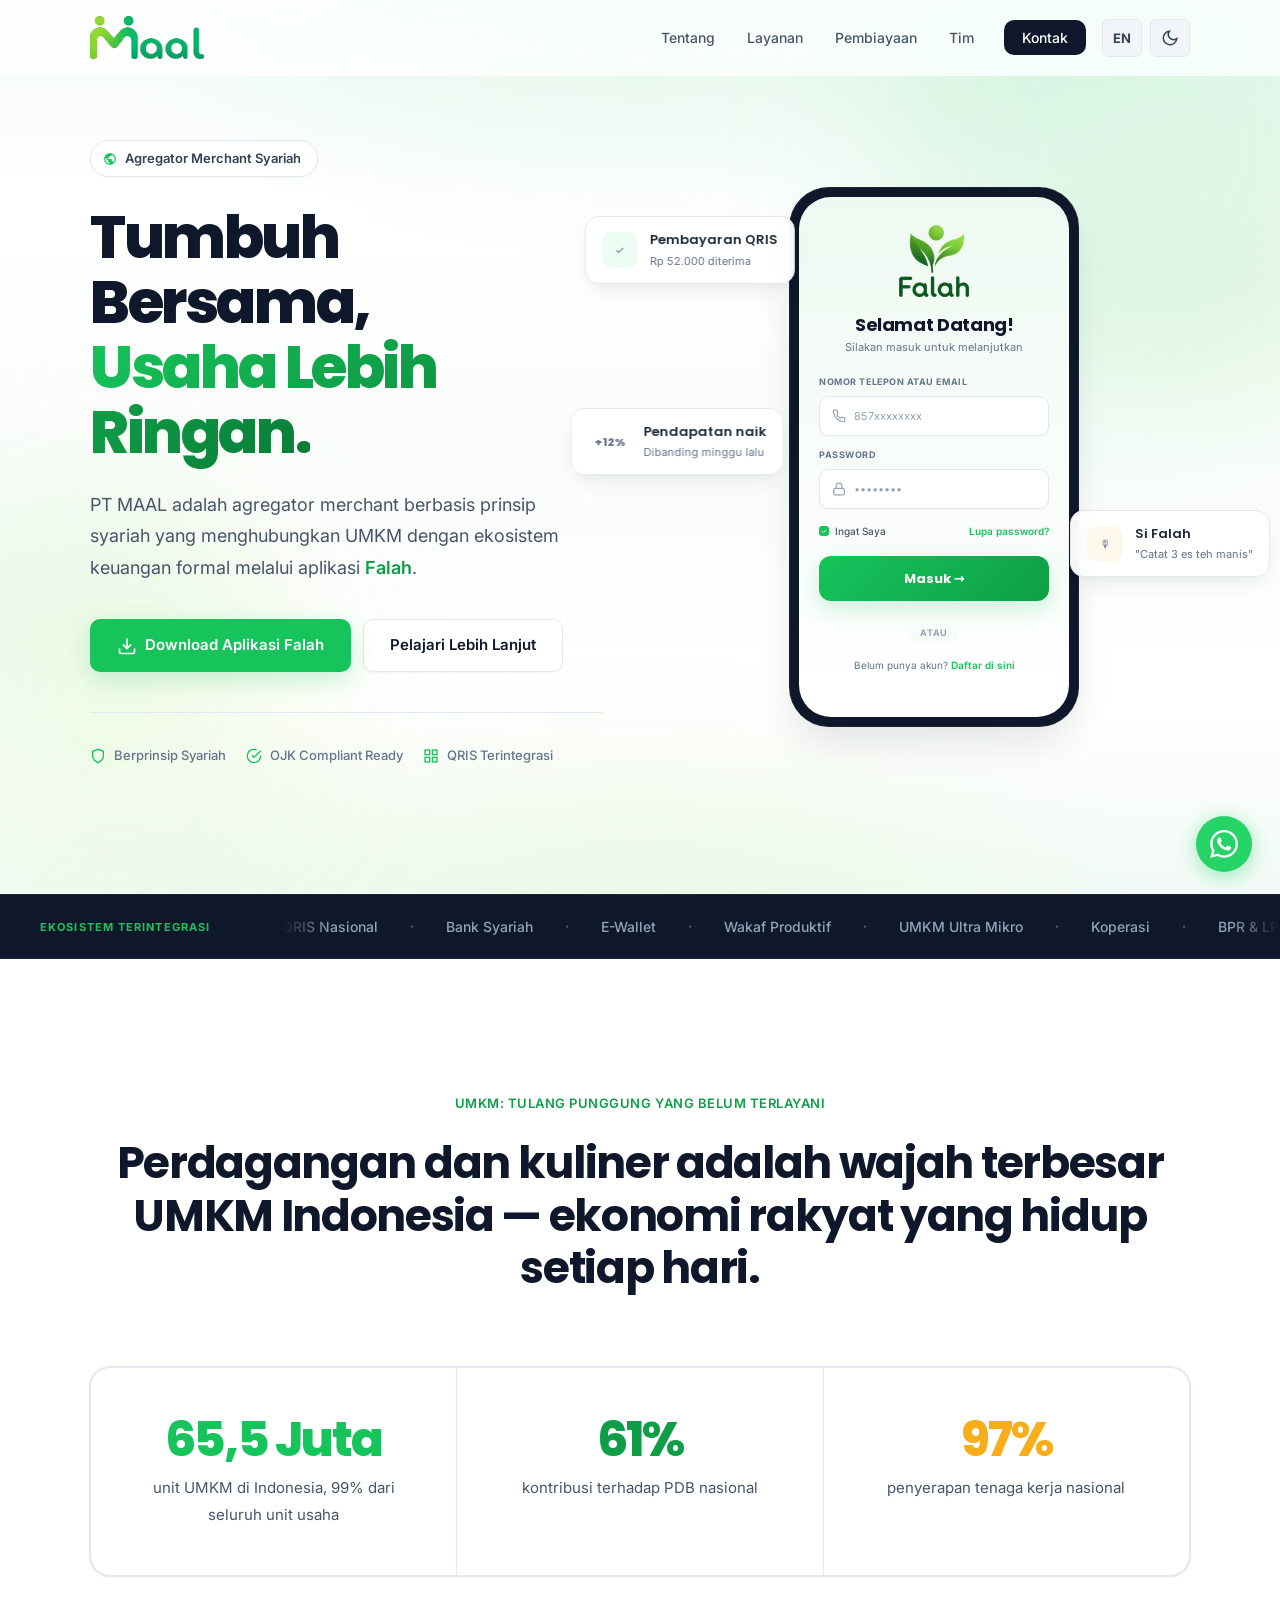
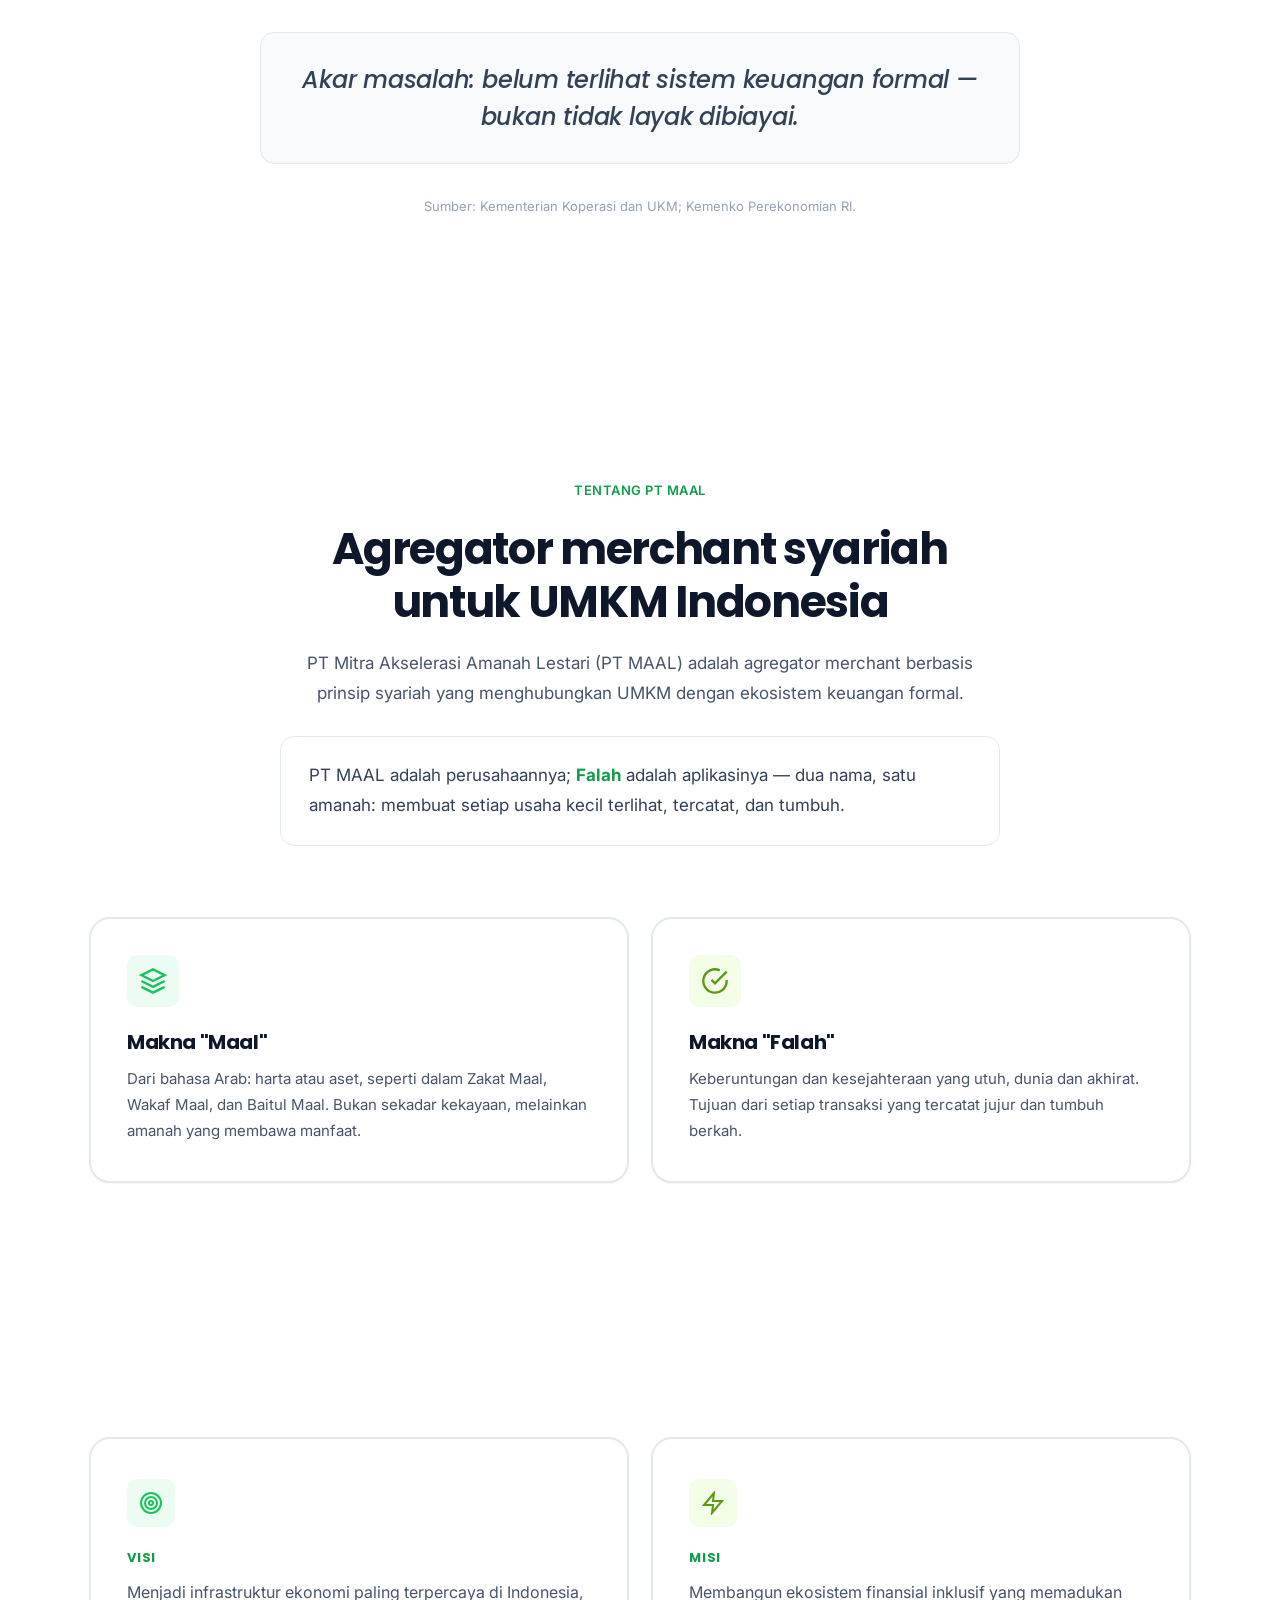
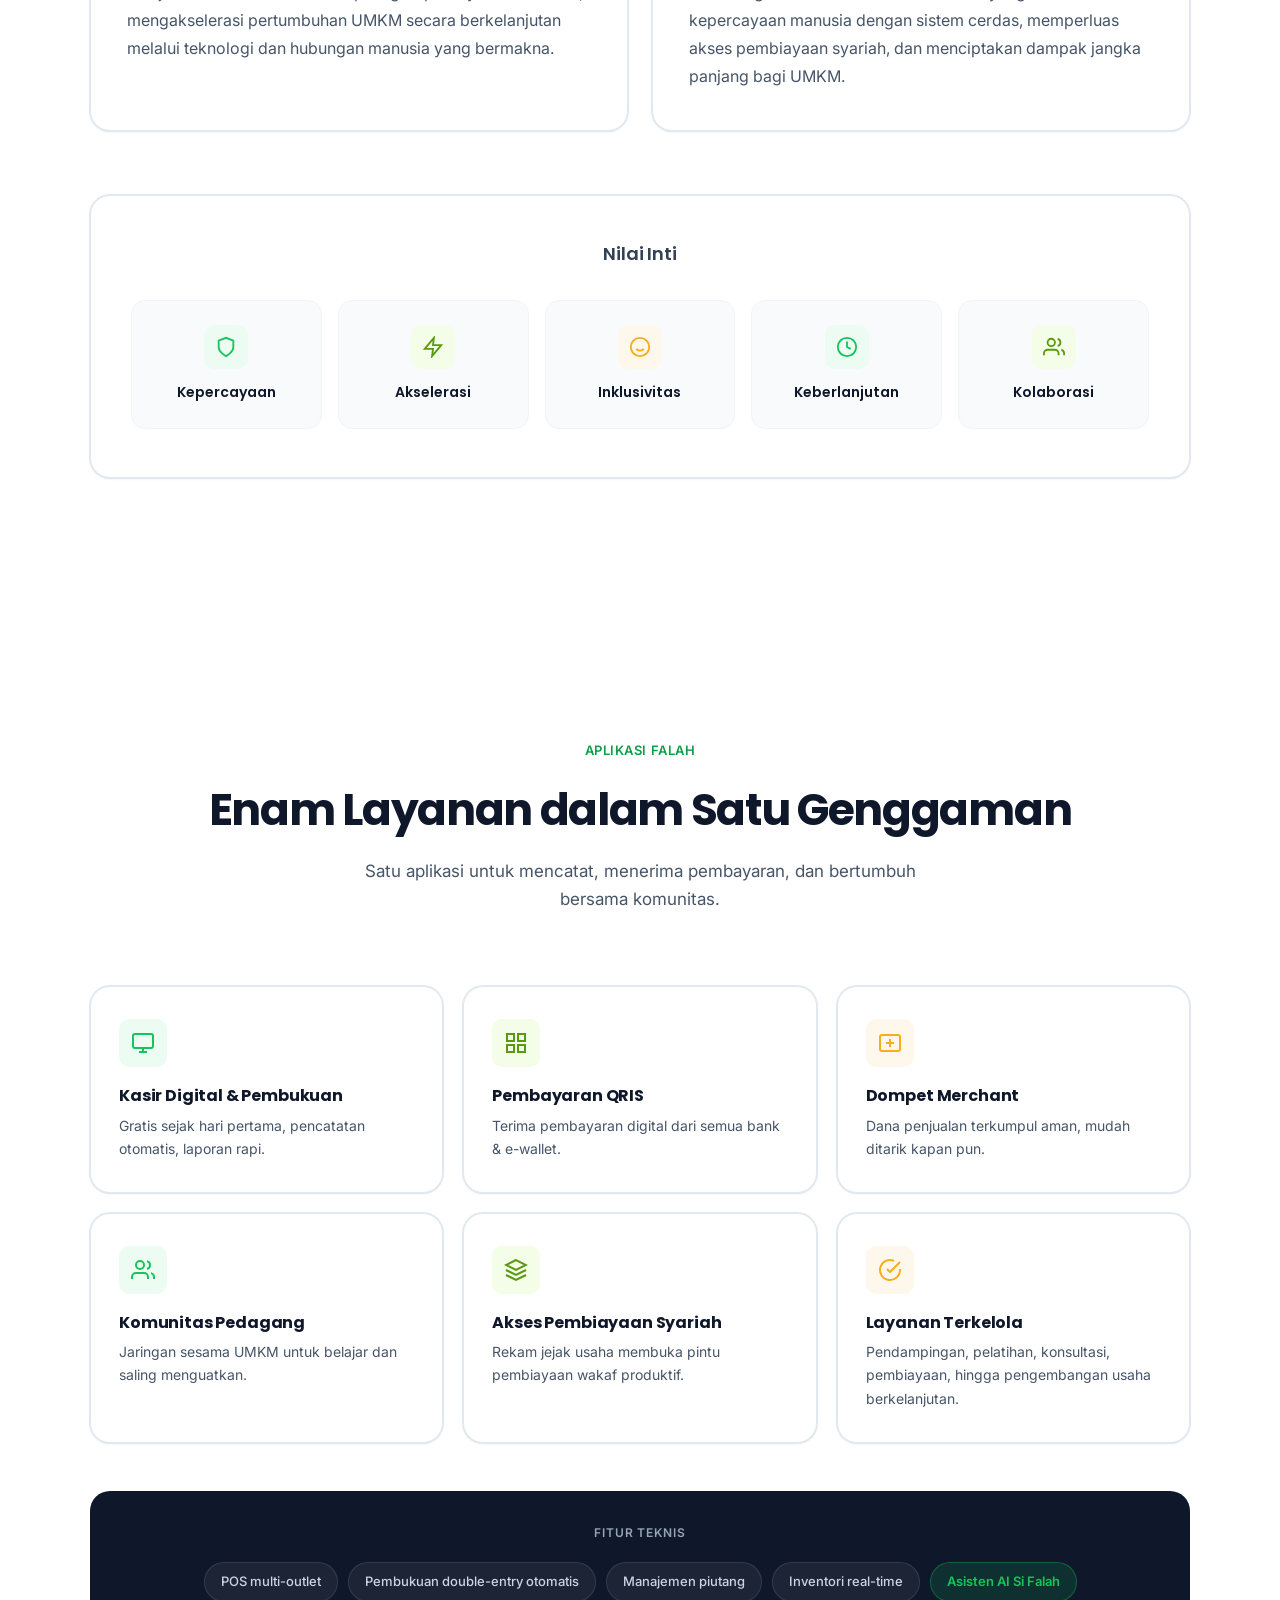
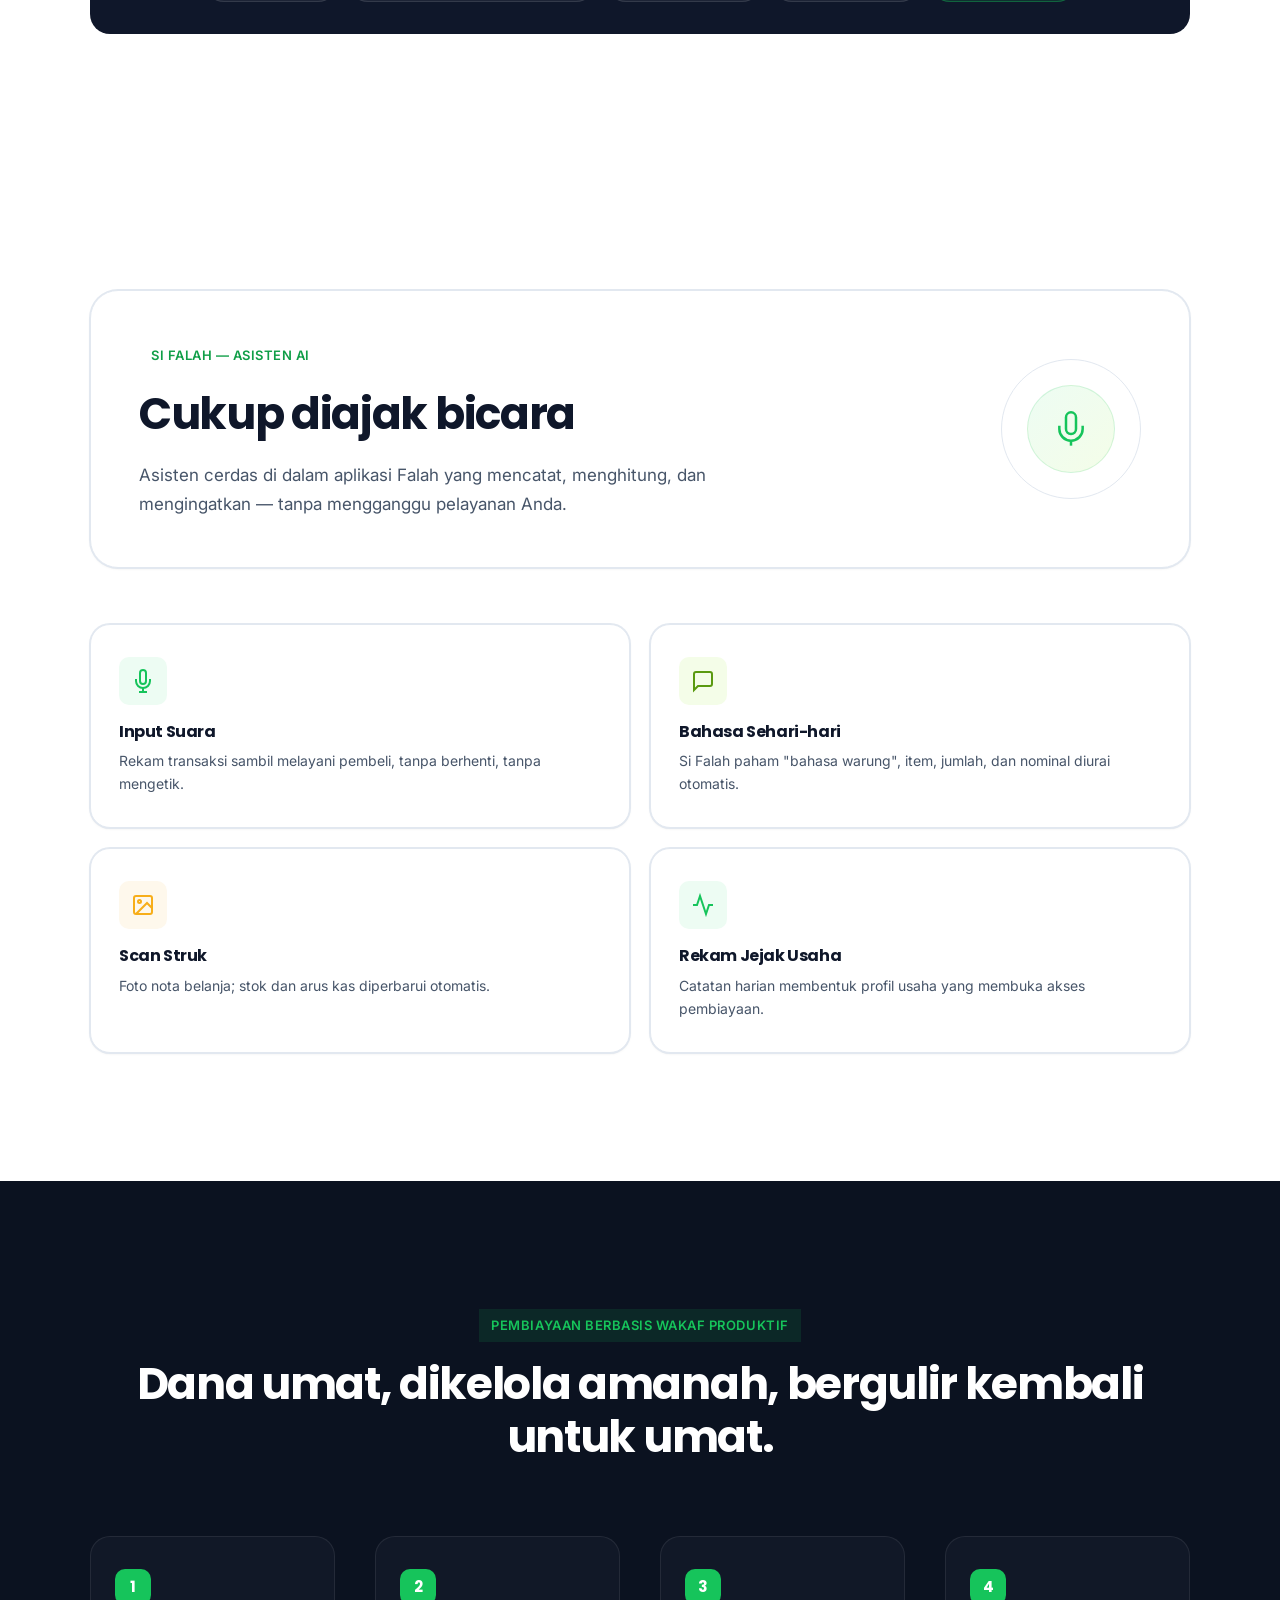
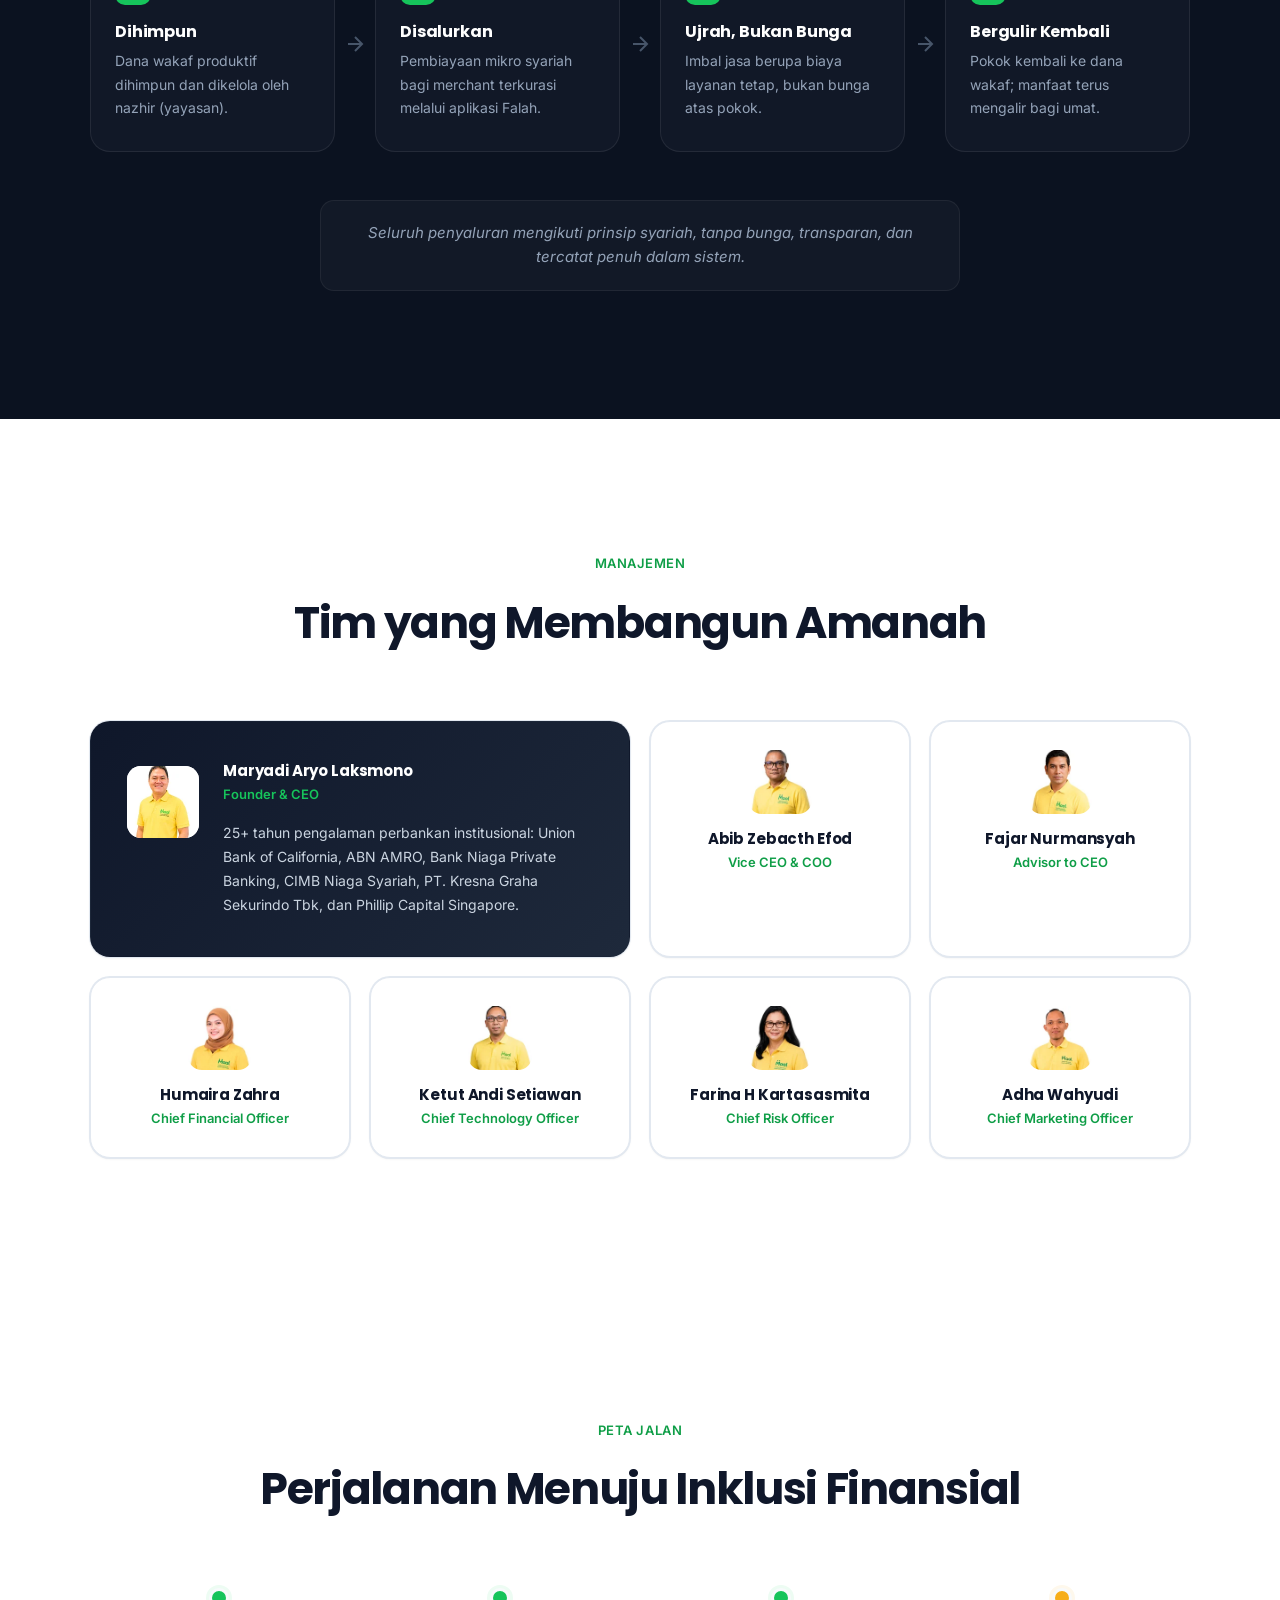
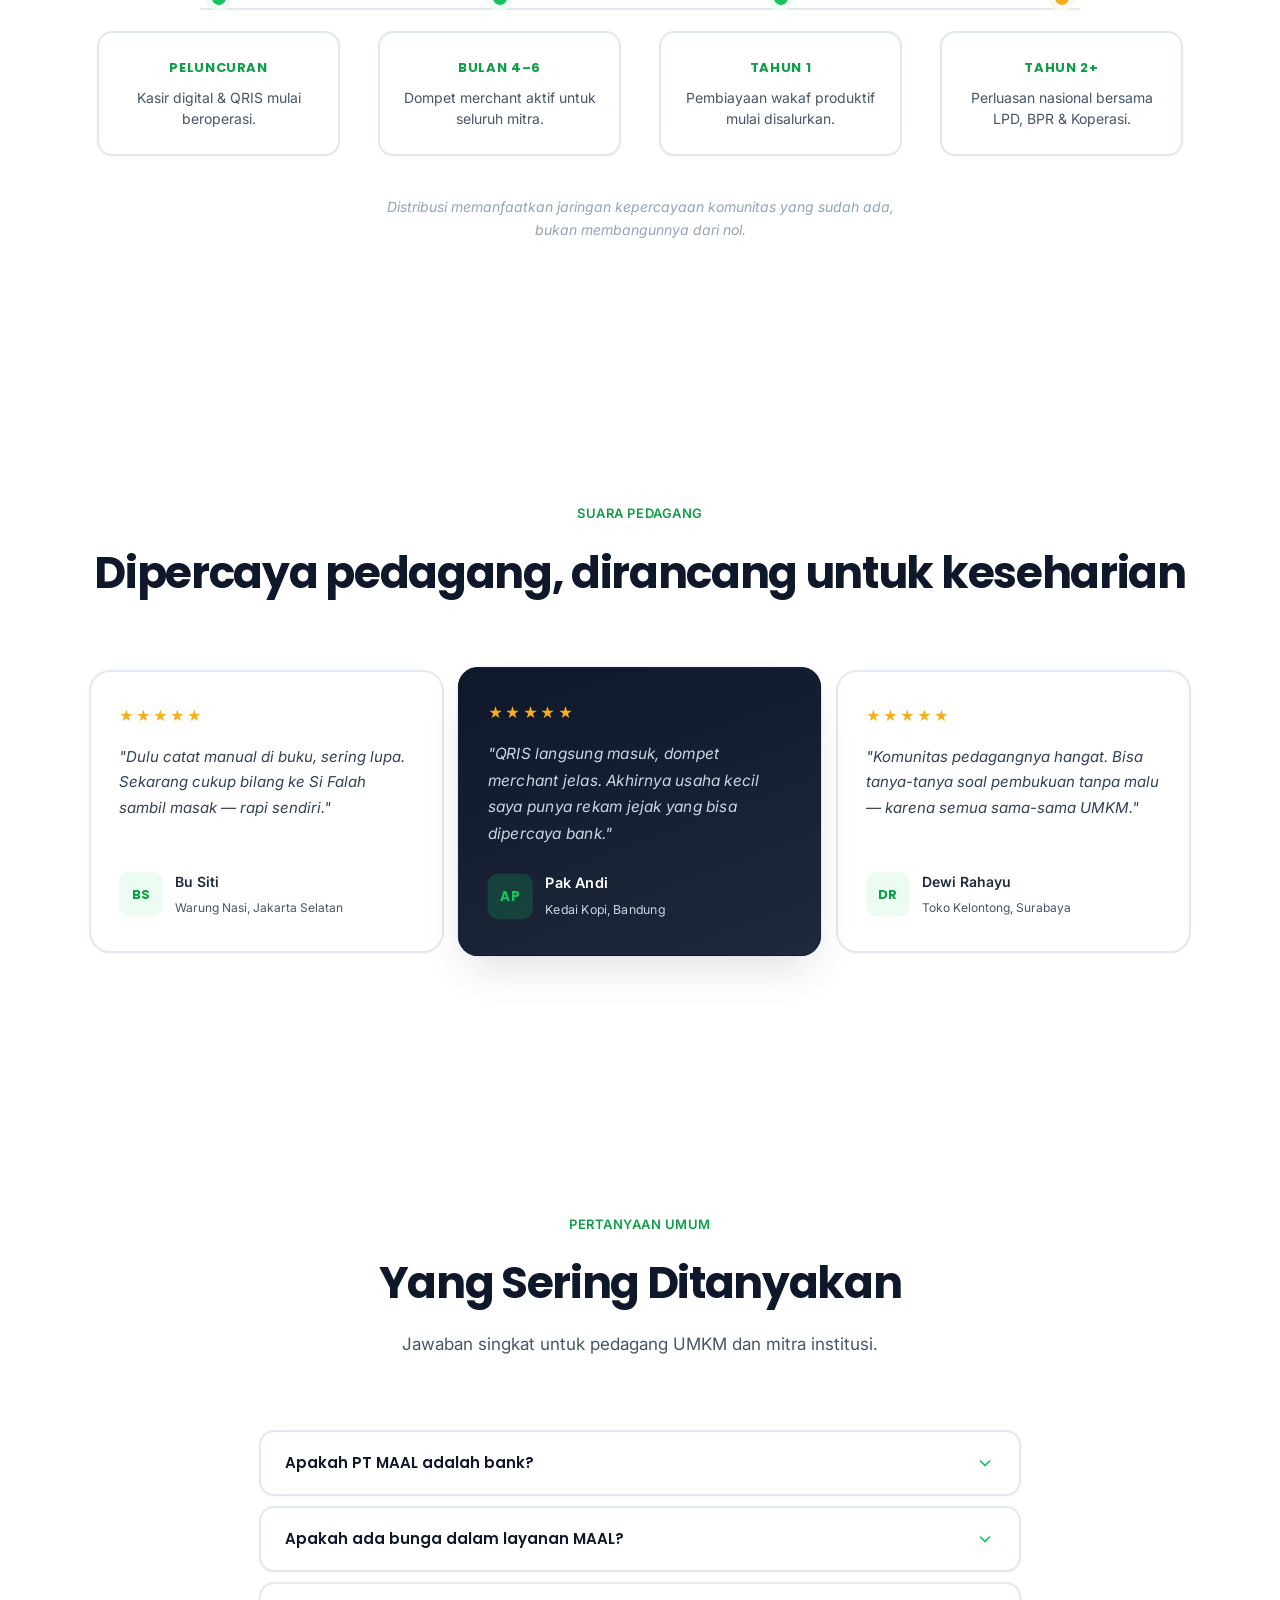
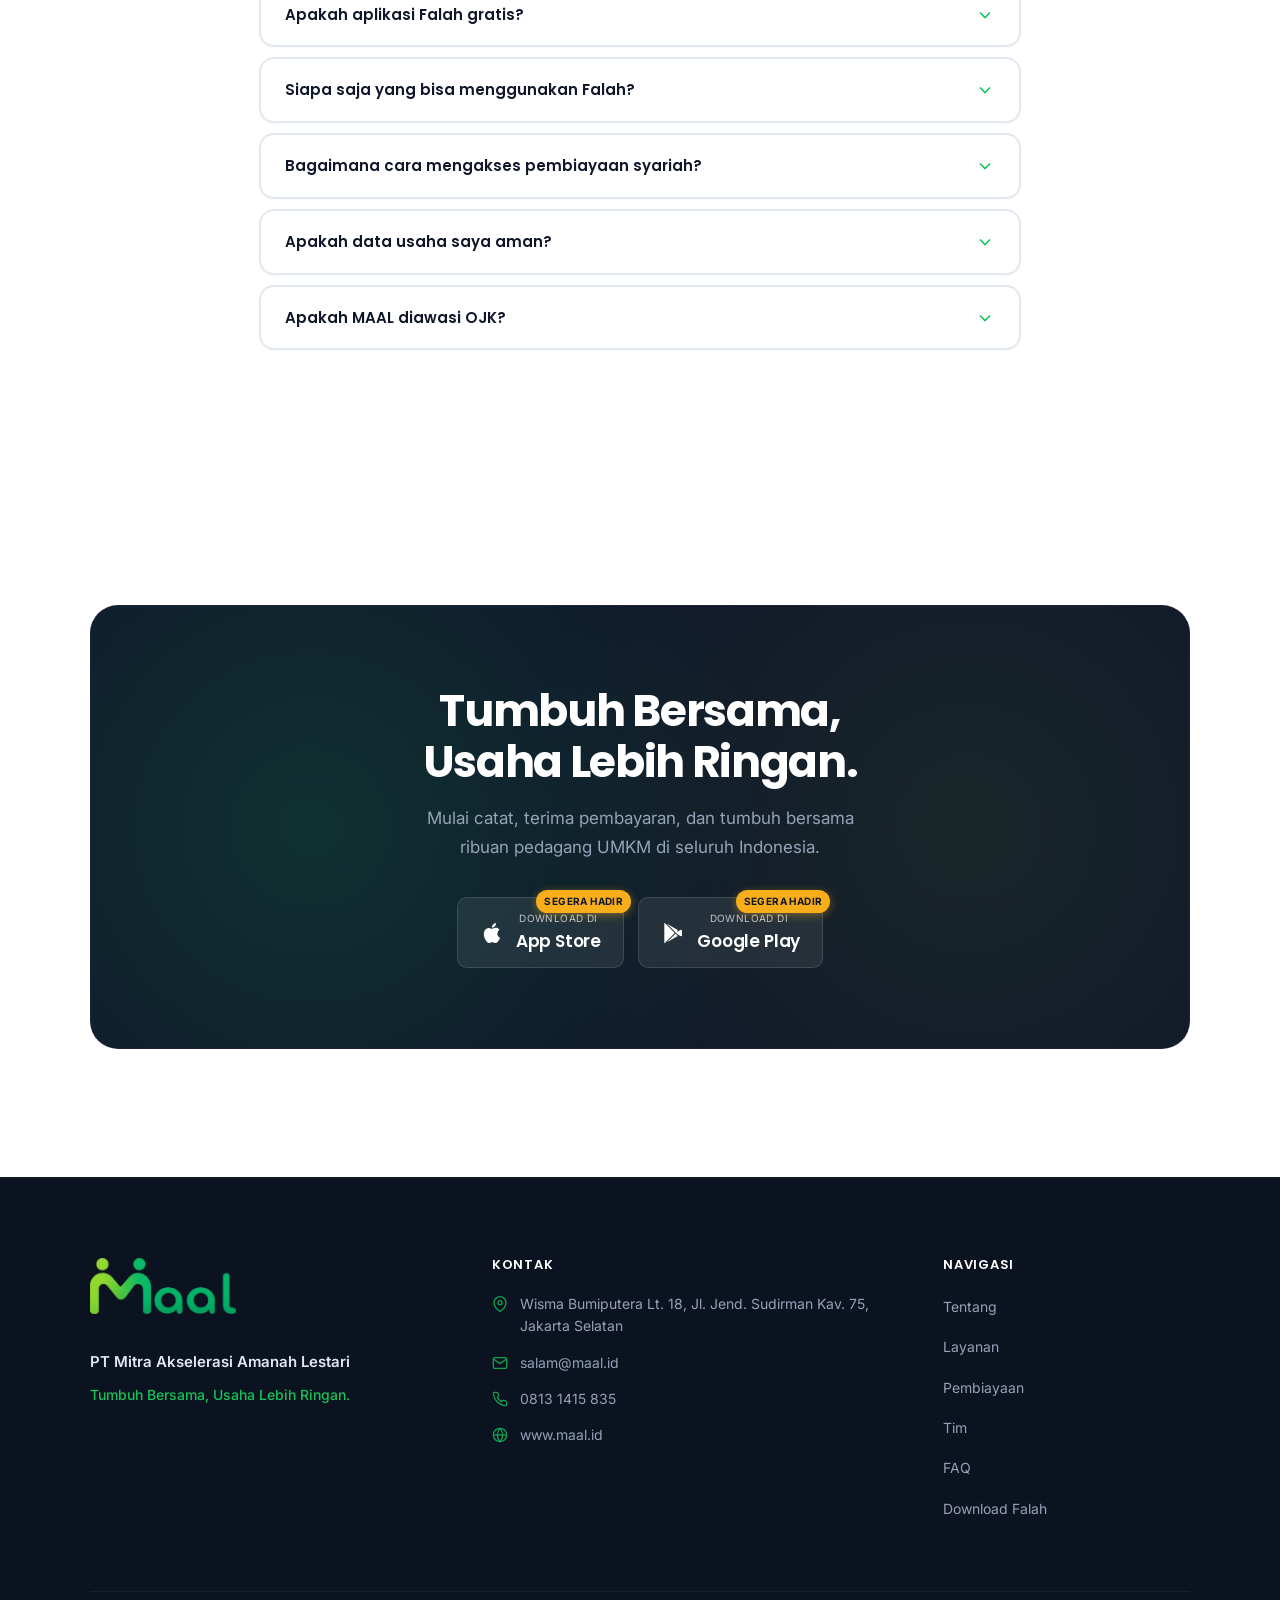
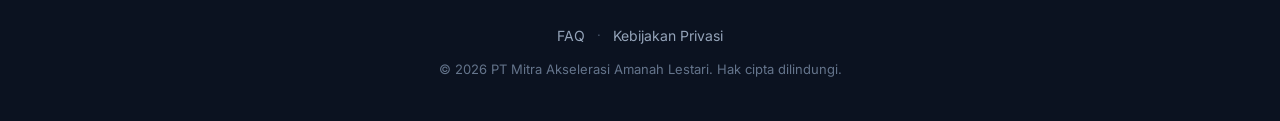
<file: index.html>
<!DOCTYPE html>
<html lang="id">
<head>
  <meta charset="UTF-8">
  <meta name="viewport" content="width=device-width, initial-scale=1.0">
  <meta name="description" content="PT Mitra Akselerasi Amanah Lestari (PT MAAL) — agregator merchant berbasis prinsip syariah yang menghubungkan UMKM dengan ekosistem keuangan formal melalui aplikasi Falah.">
  <meta name="robots" content="index,follow,max-image-preview:large">
  <meta name="author" content="PT Mitra Akselerasi Amanah Lestari">
  <meta name="keywords" content="UMKM, syariah, Falah, QRIS, pembiayaan syariah, agregator merchant, kasir digital">
  <meta name="theme-color" content="#16C45B">
  <title>PT MAAL — Tumbuh Bersama, Usaha Lebih Ringan.</title>
  <link rel="canonical" href="https://www.maal.id/">
  <link rel="alternate" href="https://www.maal.id/" hreflang="id-ID">
  <meta name="geo.position" content="-6.223,106.812">
  <meta name="geo.placename" content="Jakarta Selatan, DKI Jakarta">
  <meta name="geo.region" content="ID-JK">

  <!-- Open Graph / Social -->
  <meta property="og:type" content="website">
  <meta property="og:site_name" content="PT MAAL">
  <meta property="og:url" content="https://www.maal.id/">
  <meta property="og:title" content="PT MAAL — Tumbuh Bersama, Usaha Lebih Ringan.">
  <meta property="og:description" content="Agregator merchant syariah untuk UMKM — kasir digital, QRIS, dan pembiayaan wakaf produktif melalui aplikasi Falah.">
  <meta property="og:image" content="https://www.maal.id/assets/og-image.png">
  <meta property="og:image:alt" content="PT MAAL — agregator merchant syariah untuk UMKM Indonesia">
  <meta property="og:image:width" content="1200">
  <meta property="og:image:height" content="630">
  <meta property="og:locale" content="id_ID">
  <meta property="og:locale:alternate" content="en_US">
  <meta name="twitter:card" content="summary_large_image">
  <meta name="twitter:title" content="PT MAAL — Tumbuh Bersama, Usaha Lebih Ringan.">
  <meta name="twitter:description" content="Agregator merchant syariah untuk UMKM melalui aplikasi Falah.">
  <meta name="twitter:image" content="https://www.maal.id/assets/og-image.png">

  <!-- Favicon -->
  <link rel="icon" href="assets/favicon.png" type="image/png" sizes="32x32">
  <link rel="icon" href="assets/favicon-192.png" type="image/png" sizes="192x192">
  <link rel="apple-touch-icon" href="assets/apple-touch-icon.png">
  <link rel="manifest" href="site.webmanifest">
  <script>
    (function(){var t=localStorage.getItem('maal-theme');if(t==='dark')document.documentElement.setAttribute('data-theme','dark');else if(!t&&window.matchMedia('(prefers-color-scheme: dark)').matches)document.documentElement.setAttribute('data-theme','dark');})();
  </script>
  <link rel="preconnect" href="https://fonts.googleapis.com">
  <link rel="preconnect" href="https://fonts.gstatic.com" crossorigin>
  <link href="https://fonts.googleapis.com/css2?family=Inter:wght@400;500;600;700&family=Poppins:wght@500;600;700;800&display=swap" rel="stylesheet">
  <link rel="stylesheet" href="css/style.css">
  <script type="application/ld+json">
  {
    "@context": "https://schema.org",
    "@graph": [
      {
        "@type": "Organization",
        "@id": "https://www.maal.id/#organization",
        "name": "PT Mitra Akselerasi Amanah Lestari",
        "alternateName": ["PT MAAL", "MAAL"],
        "url": "https://www.maal.id",
        "logo": "https://www.maal.id/assets/maal-logo-nav.png",
        "description": "Agregator merchant berbasis prinsip syariah yang menghubungkan UMKM dengan ekosistem keuangan formal melalui aplikasi Falah.",
        "email": "salam@maal.id",
        "telephone": "+62-813-1415-835",
        "address": {
          "@type": "PostalAddress",
          "streetAddress": "Wisma Bumiputera Lt. 18, Jl. Jend. Sudirman Kav. 75",
          "addressLocality": "Jakarta Selatan",
          "addressRegion": "DKI Jakarta",
          "addressCountry": "ID"
        },
        "sameAs": ["https://www.maal.id"]
      },
      {
        "@type": "WebSite",
        "@id": "https://www.maal.id/#website",
        "url": "https://www.maal.id/",
        "name": "PT MAAL",
        "description": "Agregator merchant syariah untuk UMKM Indonesia melalui aplikasi Falah.",
        "publisher": {
          "@id": "https://www.maal.id/#organization"
        },
        "inLanguage": "id-ID"
      },
      {
        "@type": "WebPage",
        "@id": "https://www.maal.id/#webpage",
        "url": "https://www.maal.id/",
        "name": "PT MAAL — Tumbuh Bersama, Usaha Lebih Ringan.",
        "isPartOf": {
          "@id": "https://www.maal.id/#website"
        },
        "about": {
          "@id": "https://www.maal.id/#organization"
        },
        "description": "PT MAAL adalah agregator merchant berbasis prinsip syariah yang menghubungkan UMKM dengan ekosistem keuangan formal melalui aplikasi Falah.",
        "inLanguage": "id-ID"
      },
      {
        "@type": "BreadcrumbList",
        "itemListElement": [
          {
            "@type": "ListItem",
            "position": 1,
            "name": "Beranda",
            "item": "https://www.maal.id/"
          },
          {
            "@type": "ListItem",
            "position": 2,
            "name": "Tentang",
            "item": "https://www.maal.id/#tentang"
          },
          {
            "@type": "ListItem",
            "position": 3,
            "name": "Kontak",
            "item": "https://www.maal.id/#kontak"
          }
        ]
      },
      {
        "@type": "FAQPage",
        "mainEntity": [
          {
            "@type": "Question",
            "name": "Apakah PT MAAL adalah bank?",
            "acceptedAnswer": {
              "@type": "Answer",
              "text": "Tidak. PT MAAL bukan bank maupun lembaga pembiayaan. Kami adalah agregator merchant yang menghubungkan UMKM dengan ekosistem keuangan formal melalui aplikasi Falah."
            }
          },
          {
            "@type": "Question",
            "name": "Apakah ada bunga dalam layanan MAAL?",
            "acceptedAnswer": {
              "@type": "Answer",
              "text": "Tidak ada bunga (riba). Seluruh layanan mengikuti prinsip syariah. Pembiayaan menggunakan skema ujrah, bukan bunga atas pokok."
            }
          },
          {
            "@type": "Question",
            "name": "Apakah aplikasi Falah gratis?",
            "acceptedAnswer": {
              "@type": "Answer",
              "text": "Kasir digital dan pembukuan gratis sejak hari pertama. Fitur QRIS dan layanan lanjutan tersedia sesuai paket kebutuhan usaha Anda."
            }
          },
          {
            "@type": "Question",
            "name": "Siapa saja yang bisa menggunakan Falah?",
            "acceptedAnswer": {
              "@type": "Answer",
              "text": "Pedagang UMKM ultra mikro, warung, kuliner, toko kelontong, dan usaha kecil lainnya yang ingin mencatat transaksi dan menerima QRIS."
            }
          },
          {
            "@type": "Question",
            "name": "Bagaimana cara mengakses pembiayaan syariah?",
            "acceptedAnswer": {
              "@type": "Answer",
              "text": "Gunakan Falah secara rutin untuk mencatat transaksi. Rekam jejak usaha yang terbentuk otomatis membuka akses pembiayaan wakaf produktif dan mitra keuangan syariah."
            }
          },
          {
            "@type": "Question",
            "name": "Apakah data usaha saya aman?",
            "acceptedAnswer": {
              "@type": "Answer",
              "text": "Ya. Data merchant dikelola dengan standar keamanan industri, enkripsi, dan akses terbatas. Kami tidak menjual data pedagang."
            }
          }
        ]
      }
    ]
  }
  </script>
</head>
<body>

  <div class="scroll-progress" id="scrollProgress" aria-hidden="true"></div>

  <!-- Navigation -->
  <header class="header" id="header">
    <nav class="nav container">
      <a href="#hero" class="nav__logo">
        <picture>
          <source srcset="assets/maal-logo-nav.webp" type="image/webp">
          <img src="assets/maal-logo-nav.png" alt="Maal — PT Mitra Akselerasi Amanah Lestari" class="nav__logo-img" width="115" height="44">
        </picture>
      </a>
      <ul class="nav__menu" id="navMenu">
        <li><a href="#tentang" class="nav__link" data-i18n="nav.about">Tentang</a></li>
        <li><a href="#layanan" class="nav__link" data-i18n="nav.services">Layanan</a></li>
        <li><a href="#pembiayaan" class="nav__link" data-i18n="nav.financing">Pembiayaan</a></li>
        <li><a href="#tim" class="nav__link" data-i18n="nav.team">Tim</a></li>
        <li><a href="#kontak" class="nav__link nav__link--cta" data-i18n="nav.contact">Kontak</a></li>
      </ul>
      <div class="nav__controls">
        <button class="nav__control-btn" id="langToggle" type="button" aria-label="Switch language">EN</button>
        <button class="nav__control-btn" id="themeToggle" type="button" aria-label="Toggle dark mode">
          <svg width="18" height="18" viewBox="0 0 24 24" fill="none" stroke="currentColor" stroke-width="2"><path d="M21 12.79A9 9 0 1111.21 3 7 7 0 0021 12.79z"/></svg>
        </button>
        <button class="nav__toggle" id="navToggle" aria-label="Buka menu navigasi" aria-expanded="false">
          <span></span><span></span><span></span>
        </button>
      </div>
    </nav>
  </header>

  <main>

    <!-- A. Hero Section -->
    <section class="hero" id="hero">
      <div class="hero__pattern" aria-hidden="true"></div>
      <div class="hero__blob hero__blob--1" aria-hidden="true"></div>
      <div class="hero__blob hero__blob--2" aria-hidden="true"></div>
      <div class="container hero__inner">
        <div class="hero__content fade-in">
          <span class="hero__badge">
            <svg width="14" height="14" viewBox="0 0 24 24" fill="currentColor" aria-hidden="true"><path d="M12 2C6.48 2 2 6.48 2 12s4.48 10 10 10 10-4.48 10-10S17.52 2 12 2zm-1 17.93c-3.95-.49-7-3.85-7-7.93 0-.62.08-1.21.21-1.79L9 15v1c0 1.1.9 2 2 2v1.93zm6.9-2.54c-.26-.81-1-1.39-1.9-1.39h-1v-3c0-.55-.45-1-1-1H8v-2h2c.55 0 1-.45 1-1V7h2c1.1 0 2-.9 2-2v-.41c2.93 1.19 5 4.06 5 7.41 0 2.08-.8 3.97-2.1 5.39z"/></svg>
            <span data-i18n="hero.badge">Agregator Merchant Syariah</span>
          </span>
          <h1 class="hero__title"><span data-i18n="hero.title1">Tumbuh Bersama,</span><br><span class="hero__title-accent" data-i18n="hero.title2">Usaha Lebih Ringan.</span></h1>
          <p class="hero__subtitle" data-i18n="hero.subtitle" data-i18n-html="true">PT MAAL adalah agregator merchant berbasis prinsip syariah yang menghubungkan UMKM dengan ekosistem keuangan formal melalui aplikasi <strong>Falah</strong>.</p>
          <div class="hero__actions">
            <a href="#download" class="btn btn--primary">
              <svg width="20" height="20" viewBox="0 0 24 24" fill="none" stroke="currentColor" stroke-width="2" aria-hidden="true"><path d="M21 15v4a2 2 0 01-2 2H5a2 2 0 01-2-2v-4M7 10l5 5 5-5M12 15V3"/></svg>
              <span data-i18n="hero.cta1">Download Aplikasi Falah</span>
            </a>
            <a href="#tentang" class="btn btn--secondary" data-i18n="hero.cta2">Pelajari Lebih Lanjut</a>
          </div>
          <div class="hero__trust">
            <span class="hero__trust-item">
              <svg width="16" height="16" viewBox="0 0 24 24" fill="none" stroke="currentColor" stroke-width="2"><path d="M12 22s8-4 8-10V5l-8-3-8 3v7c0 6 8 10 8 10z"/></svg>
              <span data-i18n="hero.trust1">Berprinsip Syariah</span>
            </span>
            <span class="hero__trust-item">
              <svg width="16" height="16" viewBox="0 0 24 24" fill="none" stroke="currentColor" stroke-width="2"><path d="M22 11.08V12a10 10 0 11-5.93-9.14"/><polyline points="22 4 12 14.01 9 11.01"/></svg>
              <span data-i18n="hero.trust2">OJK Compliant Ready</span>
            </span>
            <span class="hero__trust-item">
              <svg width="16" height="16" viewBox="0 0 24 24" fill="none" stroke="currentColor" stroke-width="2"><rect x="3" y="3" width="7" height="7"/><rect x="14" y="3" width="7" height="7"/><rect x="3" y="14" width="7" height="7"/><rect x="14" y="14" width="7" height="7"/></svg>
              <span data-i18n="hero.trust3">QRIS Terintegrasi</span>
            </span>
          </div>
        </div>
        <div class="hero__visual fade-in fade-in--delay">
          <div class="hero-showcase">
            <div class="phone-mockup">
              <div class="phone-mockup__glow" aria-hidden="true"></div>
              <div class="phone-mockup__frame">
                <div class="phone-mockup__screen phone-mockup__screen--falah">
                  <div class="falah-login" aria-hidden="true">
                    <picture>
                      <source srcset="assets/falah-logo-mockup.webp" type="image/webp">
                      <img src="assets/falah-logo-mockup.png" alt="Falah" class="falah-login__logo" width="70" height="72" loading="lazy">
                    </picture>
                    <h3 class="falah-login__title">Selamat Datang!</h3>
                    <p class="falah-login__subtitle">Silakan masuk untuk melanjutkan</p>
                    <div class="falah-login__field">
                      <label class="falah-login__label">Nomor Telepon atau Email</label>
                      <div class="falah-login__input">
                        <svg width="14" height="14" viewBox="0 0 24 24" fill="none" stroke="currentColor" stroke-width="2"><path d="M22 16.92v3a2 2 0 01-2.18 2 19.79 19.79 0 01-8.63-3.07 19.5 19.5 0 01-6-6 19.79 19.79 0 01-3.07-8.67A2 2 0 014.11 2h3a2 2 0 012 1.72c.127.96.361 1.903.7 2.81a2 2 0 01-.45 2.11L8.09 9.91a16 16 0 006 6l1.27-1.27a2 2 0 012.11-.45c.907.339 1.85.573 2.81.7A2 2 0 0122 16.92z"/></svg>
                        <span>857xxxxxxxx</span>
                      </div>
                    </div>
                    <div class="falah-login__field">
                      <label class="falah-login__label">Password</label>
                      <div class="falah-login__input">
                        <svg width="14" height="14" viewBox="0 0 24 24" fill="none" stroke="currentColor" stroke-width="2"><rect x="3" y="11" width="18" height="11" rx="2"/><path d="M7 11V7a5 5 0 0110 0v4"/></svg>
                        <span>••••••••</span>
                      </div>
                    </div>
                    <div class="falah-login__row">
                      <span class="falah-login__check"><svg width="10" height="10" viewBox="0 0 12 12"><path d="M2 6l3 3 5-5" fill="none" stroke="#fff" stroke-width="1.8" stroke-linecap="round"/></svg> Ingat Saya</span>
                      <span class="falah-login__link">Lupa password?</span>
                    </div>
                    <div class="falah-login__btn">Masuk →</div>
                    <div class="falah-login__divider"><span>ATAU</span></div>
                    <p class="falah-login__signup">Belum punya akun? <span>Daftar di sini</span></p>
                  </div>
                </div>
              </div>
            </div>
            <div class="hero-showcase__cards" aria-hidden="true">
              <div class="float-card float-card--1">
                <span class="float-card__icon float-card__icon--green">✓</span>
                <div>
                  <strong data-i18n="hero.float1t">Pembayaran QRIS</strong>
                  <span data-i18n="hero.float1d">Rp 52.000 diterima</span>
                </div>
              </div>
              <div class="float-card float-card--2">
                <span class="float-card__icon float-card__icon--amber">🎙</span>
                <div>
                  <strong data-i18n="hero.float2t">Si Falah</strong>
                  <span data-i18n="hero.float2d">"Catat 3 es teh manis"</span>
                </div>
              </div>
              <div class="float-card float-card--3">
                <span class="float-card__stat">+12%</span>
                <div>
                  <strong data-i18n="hero.float3t">Pendapatan naik</strong>
                  <span data-i18n="hero.float3d">Dibanding minggu lalu</span>
                </div>
              </div>
            </div>
          </div>
        </div>
      </div>
    </section>

    <!-- Partner Marquee -->
    <div class="marquee-strip" aria-label="Ekosistem keuangan">
      <div class="marquee-strip__label" data-i18n="marquee.label">Ekosistem Terintegrasi</div>
      <div class="marquee-strip__track">
        <div class="marquee-strip__content" id="marqueeContent">
          <span>QRIS Nasional</span><span>•</span>
          <span>Bank Syariah</span><span>•</span>
          <span>E-Wallet</span><span>•</span>
          <span>Wakaf Produktif</span><span>•</span>
          <span>UMKM Ultra Mikro</span><span>•</span>
          <span>Koperasi</span><span>•</span>
          <span>BPR & LPD</span><span>•</span>
          <span>Asisten AI Si Falah</span><span>•</span>
          <span>QRIS Nasional</span><span>•</span>
          <span>Bank Syariah</span><span>•</span>
          <span>E-Wallet</span><span>•</span>
          <span>Wakaf Produktif</span><span>•</span>
          <span>UMKM Ultra Mikro</span><span>•</span>
          <span>Koperasi</span><span>•</span>
          <span>BPR & LPD</span><span>•</span>
          <span>Asisten AI Si Falah</span><span>•</span>
        </div>
      </div>
    </div>

    <!-- B. Masalah yang Diselesaikan -->
    <section class="section section--stats" id="masalah">
      <div class="container">
        <div class="section__header fade-in">
          <span class="section__label" data-i18n="stats.label">UMKM: Tulang Punggung yang Belum Terlayani</span>
          <h2 class="section__title" data-i18n="stats.title">Perdagangan dan kuliner adalah wajah terbesar UMKM Indonesia — ekonomi rakyat yang hidup setiap hari.</h2>
        </div>
        <div class="stats-grid fade-in">
          <div class="stat-card">
            <span class="stat-card__number" data-count="65.5" data-suffix=" Juta" data-decimals="1">0</span>
            <span class="stat-card__label" data-i18n="stats.s1">unit UMKM di Indonesia, 99% dari seluruh unit usaha</span>
          </div>
          <div class="stat-card stat-card--accent">
            <span class="stat-card__number" data-count="61" data-suffix="%" data-decimals="0">0</span>
            <span class="stat-card__label" data-i18n="stats.s2">kontribusi terhadap PDB nasional</span>
          </div>
          <div class="stat-card stat-card--amber">
            <span class="stat-card__number" data-count="97" data-suffix="%" data-decimals="0">0</span>
            <span class="stat-card__label" data-i18n="stats.s3">penyerapan tenaga kerja nasional</span>
          </div>
        </div>
        <blockquote class="insight-quote fade-in">
          <svg class="insight-quote__icon" width="32" height="32" viewBox="0 0 24 24" fill="currentColor" aria-hidden="true"><path d="M6 17h3l2-4V7H5v6h3zm8 0h3l2-4V7h-6v6h3z"/></svg>
          <p data-i18n="stats.quote">Akar masalah: belum terlihat sistem keuangan formal — bukan tidak layak dibiayai.</p>
        </blockquote>
        <p class="section__source fade-in" data-i18n="stats.source">Sumber: Kementerian Koperasi dan UKM; Kemenko Perekonomian RI.</p>
      </div>
    </section>

    <!-- C. Tentang PT MAAL -->
    <section class="section section--about" id="tentang">
      <div class="container">
        <div class="about-intro fade-in">
          <span class="section__label" data-i18n="about.label">Tentang PT MAAL</span>
          <h2 class="section__title" data-i18n="about.title">Agregator merchant syariah untuk UMKM Indonesia</h2>
          <p class="about-intro__text" data-i18n="about.text">PT Mitra Akselerasi Amanah Lestari (PT MAAL) adalah agregator merchant berbasis prinsip syariah yang menghubungkan UMKM dengan ekosistem keuangan formal.</p>
          <p class="about-intro__highlight" data-i18n="about.highlight" data-i18n-html="true">PT MAAL adalah perusahaannya; <strong>Falah</strong> adalah aplikasinya — dua nama, satu amanah: membuat setiap usaha kecil terlihat, tercatat, dan tumbuh.</p>
        </div>
        <div class="name-cards fade-in">
          <div class="name-card">
            <div class="name-card__icon name-card__icon--green">
              <svg width="28" height="28" viewBox="0 0 24 24" fill="none" stroke="currentColor" stroke-width="2" aria-hidden="true"><path d="M12 2L2 7l10 5 10-5-10-5zM2 17l10 5 10-5M2 12l10 5 10-5"/></svg>
            </div>
            <h3 class="name-card__title" data-i18n="about.maalTitle">Makna "Maal"</h3>
            <p class="name-card__text" data-i18n="about.maalText">Dari bahasa Arab: harta atau aset, seperti dalam Zakat Maal, Wakaf Maal, dan Baitul Maal. Bukan sekadar kekayaan, melainkan amanah yang membawa manfaat.</p>
          </div>
          <div class="name-card">
            <div class="name-card__icon name-card__icon--lime">
              <svg width="28" height="28" viewBox="0 0 24 24" fill="none" stroke="currentColor" stroke-width="2" aria-hidden="true"><path d="M22 11.08V12a10 10 0 11-5.93-9.14"/><polyline points="22 4 12 14.01 9 11.01"/></svg>
            </div>
            <h3 class="name-card__title" data-i18n="about.falahTitle">Makna "Falah"</h3>
            <p class="name-card__text" data-i18n="about.falahText">Keberuntungan dan kesejahteraan yang utuh, dunia dan akhirat. Tujuan dari setiap transaksi yang tercatat jujur dan tumbuh berkah.</p>
          </div>
        </div>
      </div>
    </section>

    <!-- D. Visi, Misi & Nilai Inti -->
    <section class="section section--vision" id="visi">
      <div class="container">
        <div class="vision-grid fade-in">
          <div class="vision-card">
            <div class="vision-card__icon">
              <svg width="24" height="24" viewBox="0 0 24 24" fill="none" stroke="currentColor" stroke-width="2" aria-hidden="true"><circle cx="12" cy="12" r="10"/><circle cx="12" cy="12" r="6"/><circle cx="12" cy="12" r="2"/></svg>
            </div>
            <h3 data-i18n="vision.vision">Visi</h3>
            <p data-i18n="vision.visionText">Menjadi infrastruktur ekonomi paling terpercaya di Indonesia, mengakselerasi pertumbuhan UMKM secara berkelanjutan melalui teknologi dan hubungan manusia yang bermakna.</p>
          </div>
          <div class="vision-card">
            <div class="vision-card__icon vision-card__icon--lime">
              <svg width="24" height="24" viewBox="0 0 24 24" fill="none" stroke="currentColor" stroke-width="2" aria-hidden="true"><path d="M13 2L3 14h9l-1 8 10-12h-9l1-8z"/></svg>
            </div>
            <h3 data-i18n="vision.mission">Misi</h3>
            <p data-i18n="vision.missionText">Membangun ekosistem finansial inklusif yang memadukan kepercayaan manusia dengan sistem cerdas, memperluas akses pembiayaan syariah, dan menciptakan dampak jangka panjang bagi UMKM.</p>
          </div>
        </div>
        <div class="values-section fade-in">
          <h3 class="values-section__title" data-i18n="vision.values">Nilai Inti</h3>
          <div class="values-grid">
            <div class="value-item">
              <div class="value-item__icon value-item__icon--green">
                <svg width="22" height="22" viewBox="0 0 24 24" fill="none" stroke="currentColor" stroke-width="2"><path d="M12 22s8-4 8-10V5l-8-3-8 3v7c0 6 8 10 8 10z"/></svg>
              </div>
              <span data-i18n="vision.v1">Kepercayaan</span>
            </div>
            <div class="value-item">
              <div class="value-item__icon value-item__icon--lime">
                <svg width="22" height="22" viewBox="0 0 24 24" fill="none" stroke="currentColor" stroke-width="2"><path d="M13 2L3 14h9l-1 8 10-12h-9l1-8z"/></svg>
              </div>
              <span data-i18n="vision.v2">Akselerasi</span>
            </div>
            <div class="value-item">
              <div class="value-item__icon value-item__icon--amber">
                <svg width="22" height="22" viewBox="0 0 24 24" fill="none" stroke="currentColor" stroke-width="2"><circle cx="12" cy="12" r="10"/><path d="M8 14s1.5 2 4 2 4-2 4-2"/><line x1="9" y1="9" x2="9.01" y2="9"/><line x1="15" y1="9" x2="15.01" y2="9"/></svg>
              </div>
              <span data-i18n="vision.v3">Inklusivitas</span>
            </div>
            <div class="value-item">
              <div class="value-item__icon value-item__icon--green">
                <svg width="22" height="22" viewBox="0 0 24 24" fill="none" stroke="currentColor" stroke-width="2"><path d="M12 22c5.523 0 10-4.477 10-10S17.523 2 12 2 2 6.477 2 12s4.477 10 10 10z"/><path d="M12 6v6l4 2"/></svg>
              </div>
              <span data-i18n="vision.v4">Keberlanjutan</span>
            </div>
            <div class="value-item">
              <div class="value-item__icon value-item__icon--lime">
                <svg width="22" height="22" viewBox="0 0 24 24" fill="none" stroke="currentColor" stroke-width="2"><path d="M17 21v-2a4 4 0 00-4-4H5a4 4 0 00-4 4v2"/><circle cx="9" cy="7" r="4"/><path d="M23 21v-2a4 4 0 00-3-3.87M16 3.13a4 4 0 010 7.75"/></svg>
              </div>
              <span data-i18n="vision.v5">Kolaborasi</span>
            </div>
          </div>
        </div>
      </div>
    </section>

    <!-- E. Aplikasi Falah -->
    <section class="section section--services" id="layanan">
      <div class="container">
        <div class="section__header fade-in">
          <span class="section__label" data-i18n="services.label">Aplikasi Falah</span>
          <h2 class="section__title" data-i18n="services.title">Enam Layanan dalam Satu Genggaman</h2>
          <p class="section__desc" data-i18n="services.desc">Satu aplikasi untuk mencatat, menerima pembayaran, dan bertumbuh bersama komunitas.</p>
        </div>
        <div class="services-grid fade-in stagger-group">
          <div class="service-card">
            <div class="service-card__icon service-card__icon--green">
              <svg width="24" height="24" viewBox="0 0 24 24" fill="none" stroke="currentColor" stroke-width="2"><rect x="2" y="3" width="20" height="14" rx="2"/><line x1="8" y1="21" x2="16" y2="21"/><line x1="12" y1="17" x2="12" y2="21"/></svg>
            </div>
            <h3 data-i18n="services.s1t">Kasir Digital & Pembukuan</h3>
            <p data-i18n="services.s1d">Gratis sejak hari pertama, pencatatan otomatis, laporan rapi.</p>
          </div>
          <div class="service-card">
            <div class="service-card__icon service-card__icon--lime">
              <svg width="24" height="24" viewBox="0 0 24 24" fill="none" stroke="currentColor" stroke-width="2"><rect x="3" y="3" width="7" height="7"/><rect x="14" y="3" width="7" height="7"/><rect x="3" y="14" width="7" height="7"/><rect x="14" y="14" width="7" height="7"/></svg>
            </div>
            <h3 data-i18n="services.s2t">Pembayaran QRIS</h3>
            <p data-i18n="services.s2d">Terima pembayaran digital dari semua bank & e-wallet.</p>
          </div>
          <div class="service-card">
            <div class="service-card__icon service-card__icon--amber">
              <svg width="24" height="24" viewBox="0 0 24 24" fill="none" stroke="currentColor" stroke-width="2"><rect x="2" y="4" width="20" height="16" rx="2"/><path d="M12 8v8M8 12h8"/></svg>
            </div>
            <h3 data-i18n="services.s3t">Dompet Merchant</h3>
            <p data-i18n="services.s3d">Dana penjualan terkumpul aman, mudah ditarik kapan pun.</p>
          </div>
          <div class="service-card">
            <div class="service-card__icon service-card__icon--green">
              <svg width="24" height="24" viewBox="0 0 24 24" fill="none" stroke="currentColor" stroke-width="2"><path d="M17 21v-2a4 4 0 00-4-4H5a4 4 0 00-4 4v2"/><circle cx="9" cy="7" r="4"/><path d="M23 21v-2a4 4 0 00-3-3.87M16 3.13a4 4 0 010 7.75"/></svg>
            </div>
            <h3 data-i18n="services.s4t">Komunitas Pedagang</h3>
            <p data-i18n="services.s4d">Jaringan sesama UMKM untuk belajar dan saling menguatkan.</p>
          </div>
          <div class="service-card">
            <div class="service-card__icon service-card__icon--lime">
              <svg width="24" height="24" viewBox="0 0 24 24" fill="none" stroke="currentColor" stroke-width="2"><path d="M12 2L2 7l10 5 10-5-10-5zM2 17l10 5 10-5M2 12l10 5 10-5"/></svg>
            </div>
            <h3 data-i18n="services.s5t">Akses Pembiayaan Syariah</h3>
            <p data-i18n="services.s5d">Rekam jejak usaha membuka pintu pembiayaan wakaf produktif.</p>
          </div>
          <div class="service-card">
            <div class="service-card__icon service-card__icon--amber">
              <svg width="24" height="24" viewBox="0 0 24 24" fill="none" stroke="currentColor" stroke-width="2"><path d="M22 11.08V12a10 10 0 11-5.93-9.14"/><polyline points="22 4 12 14.01 9 11.01"/></svg>
            </div>
            <h3 data-i18n="services.s6t">Layanan Terkelola</h3>
            <p data-i18n="services.s6d">Pendampingan, pelatihan, konsultasi, pembiayaan, hingga pengembangan usaha berkelanjutan.</p>
          </div>
        </div>
        <div class="tech-features fade-in">
          <div class="tech-features__inner">
            <span class="tech-features__label" data-i18n="services.tech">Fitur Teknis</span>
            <div class="tech-features__list" id="techTags">
              <span class="tech-tag">POS multi-outlet</span>
              <span class="tech-tag">Pembukuan double-entry otomatis</span>
              <span class="tech-tag">Manajemen piutang</span>
              <span class="tech-tag">Inventori real-time</span>
              <span class="tech-tag tech-tag--highlight">Asisten AI Si Falah</span>
            </div>
          </div>
        </div>
      </div>
    </section>

    <!-- F. Si Falah -->
    <section class="section section--ai" id="si-falah">
      <div class="container">
        <div class="ai-header fade-in">
          <div class="ai-header__text">
            <span class="section__label" data-i18n="ai.label">Si Falah — Asisten AI</span>
            <h2 class="section__title" data-i18n="ai.title">Cukup diajak bicara</h2>
            <p class="section__desc" data-i18n="ai.desc">Asisten cerdas di dalam aplikasi Falah yang mencatat, menghitung, dan mengingatkan — tanpa mengganggu pelayanan Anda.</p>
          </div>
          <div class="ai-header__visual">
            <div class="ai-orb" aria-hidden="true">
              <div class="ai-orb__ring"></div>
              <div class="ai-orb__core">
                <svg width="40" height="40" viewBox="0 0 24 24" fill="none" stroke="currentColor" stroke-width="1.5"><path d="M12 2a3 3 0 00-3 3v7a3 3 0 006 0V5a3 3 0 00-3-3z"/><path d="M19 10v2a7 7 0 01-14 0v-2"/><line x1="12" y1="19" x2="12" y2="22"/></svg>
              </div>
            </div>
          </div>
        </div>
        <div class="ai-features fade-in">
          <div class="ai-feature">
            <div class="ai-feature__icon ai-feature__icon--green">
              <svg width="24" height="24" viewBox="0 0 24 24" fill="none" stroke="currentColor" stroke-width="2"><path d="M12 1a3 3 0 00-3 3v8a3 3 0 006 0V4a3 3 0 00-3-3z"/><path d="M19 10v2a7 7 0 01-14 0v-2"/><line x1="12" y1="19" x2="12" y2="23"/><line x1="8" y1="23" x2="16" y2="23"/></svg>
            </div>
            <h3 data-i18n="ai.f1t">Input Suara</h3>
            <p data-i18n="ai.f1d">Rekam transaksi sambil melayani pembeli, tanpa berhenti, tanpa mengetik.</p>
          </div>
          <div class="ai-feature">
            <div class="ai-feature__icon ai-feature__icon--lime">
              <svg width="24" height="24" viewBox="0 0 24 24" fill="none" stroke="currentColor" stroke-width="2"><path d="M21 15a2 2 0 01-2 2H7l-4 4V5a2 2 0 012-2h14a2 2 0 012 2z"/></svg>
            </div>
            <h3 data-i18n="ai.f2t">Bahasa Sehari-hari</h3>
            <p data-i18n="ai.f2d">Si Falah paham "bahasa warung", item, jumlah, dan nominal diurai otomatis.</p>
          </div>
          <div class="ai-feature">
            <div class="ai-feature__icon ai-feature__icon--amber">
              <svg width="24" height="24" viewBox="0 0 24 24" fill="none" stroke="currentColor" stroke-width="2"><rect x="3" y="3" width="18" height="18" rx="2"/><circle cx="8.5" cy="8.5" r="1.5"/><polyline points="21 15 16 10 5 21"/></svg>
            </div>
            <h3 data-i18n="ai.f3t">Scan Struk</h3>
            <p data-i18n="ai.f3d">Foto nota belanja; stok dan arus kas diperbarui otomatis.</p>
          </div>
          <div class="ai-feature">
            <div class="ai-feature__icon ai-feature__icon--green">
              <svg width="24" height="24" viewBox="0 0 24 24" fill="none" stroke="currentColor" stroke-width="2"><polyline points="22 12 18 12 15 21 9 3 6 12 2 12"/></svg>
            </div>
            <h3 data-i18n="ai.f4t">Rekam Jejak Usaha</h3>
            <p data-i18n="ai.f4d">Catatan harian membentuk profil usaha yang membuka akses pembiayaan.</p>
          </div>
        </div>
      </div>
    </section>

    <!-- G. Pembiayaan Wakaf Produktif -->
    <section class="section section--wakaf" id="pembiayaan">
      <div class="container">
        <div class="section__header fade-in">
          <span class="section__label" data-i18n="wakaf.label">Pembiayaan Berbasis Wakaf Produktif</span>
          <h2 class="section__title" data-i18n="wakaf.title">Dana umat, dikelola amanah, bergulir kembali untuk umat.</h2>
        </div>
        <div class="wakaf-flow fade-in">
          <div class="wakaf-step">
            <div class="wakaf-step__number">1</div>
            <div class="wakaf-step__content">
              <h3 data-i18n="wakaf.s1t">Dihimpun</h3>
              <p data-i18n="wakaf.s1d">Dana wakaf produktif dihimpun dan dikelola oleh nazhir (yayasan).</p>
            </div>
          </div>
          <div class="wakaf-step__arrow" aria-hidden="true">
            <svg width="24" height="24" viewBox="0 0 24 24" fill="none" stroke="currentColor" stroke-width="2"><path d="M5 12h14M12 5l7 7-7 7"/></svg>
          </div>
          <div class="wakaf-step">
            <div class="wakaf-step__number">2</div>
            <div class="wakaf-step__content">
              <h3 data-i18n="wakaf.s2t">Disalurkan</h3>
              <p data-i18n="wakaf.s2d">Pembiayaan mikro syariah bagi merchant terkurasi melalui aplikasi Falah.</p>
            </div>
          </div>
          <div class="wakaf-step__arrow" aria-hidden="true">
            <svg width="24" height="24" viewBox="0 0 24 24" fill="none" stroke="currentColor" stroke-width="2"><path d="M5 12h14M12 5l7 7-7 7"/></svg>
          </div>
          <div class="wakaf-step">
            <div class="wakaf-step__number">3</div>
            <div class="wakaf-step__content">
              <h3 data-i18n="wakaf.s3t">Ujrah, Bukan Bunga</h3>
              <p data-i18n="wakaf.s3d">Imbal jasa berupa biaya layanan tetap, bukan bunga atas pokok.</p>
            </div>
          </div>
          <div class="wakaf-step__arrow" aria-hidden="true">
            <svg width="24" height="24" viewBox="0 0 24 24" fill="none" stroke="currentColor" stroke-width="2"><path d="M5 12h14M12 5l7 7-7 7"/></svg>
          </div>
          <div class="wakaf-step">
            <div class="wakaf-step__number">4</div>
            <div class="wakaf-step__content">
              <h3 data-i18n="wakaf.s4t">Bergulir Kembali</h3>
              <p data-i18n="wakaf.s4d">Pokok kembali ke dana wakaf; manfaat terus mengalir bagi umat.</p>
            </div>
          </div>
        </div>
        <p class="wakaf-note fade-in"><em data-i18n="wakaf.note">Seluruh penyaluran mengikuti prinsip syariah, tanpa bunga, transparan, dan tercatat penuh dalam sistem.</em></p>
      </div>
    </section>

    <!-- H. Manajemen -->
    <section class="section section--team" id="tim">
      <div class="container">
        <div class="section__header fade-in">
          <span class="section__label" data-i18n="team.label">Manajemen</span>
          <h2 class="section__title" data-i18n="team.title">Tim yang Membangun Amanah</h2>
        </div>
        <div class="team-grid fade-in">
          <div class="team-card team-card--featured">
            <div class="team-card__avatar team-card__avatar--photo">
              <picture>
                <source srcset="assets/team-ceo-maryadi.webp" type="image/webp">
                <img src="assets/team-ceo-maryadi.png" alt="Maryadi Aryo Laksmono" class="team-card__avatar-img" width="72" height="72" loading="lazy">
              </picture>
            </div>
            <div class="team-card__body">
              <h3 class="team-card__name">Maryadi Aryo Laksmono</h3>
              <p class="team-card__role">Founder & CEO</p>
              <p class="team-card__bio">25+ tahun pengalaman perbankan institusional: Union Bank of California, ABN AMRO, Bank Niaga Private Banking, CIMB Niaga Syariah, PT. Kresna Graha Sekurindo Tbk, dan Phillip Capital Singapore.</p>
            </div>
          </div>
          <div class="team-card">
            <div class="team-card__avatar team-card__avatar--photo">
              <picture>
                <source srcset="assets/team-vceo-abib.webp" type="image/webp">
                <img src="assets/team-vceo-abib.png" alt="Abib Zebacth Efod" class="team-card__avatar-img" width="64" height="64" loading="lazy">
              </picture>
            </div>
            <h3 class="team-card__name">Abib Zebacth Efod</h3>
            <p class="team-card__role">Vice CEO & COO</p>
          </div>
          <div class="team-card">
            <div class="team-card__avatar team-card__avatar--photo">
              <picture>
                <source srcset="assets/team-advisor-fajar.webp" type="image/webp">
                <img src="assets/team-advisor-fajar.png" alt="Fajar Nurmansyah" class="team-card__avatar-img" width="64" height="64" loading="lazy">
              </picture>
            </div>
            <h3 class="team-card__name">Fajar Nurmansyah</h3>
            <p class="team-card__role">Advisor to CEO</p>
          </div>
          <div class="team-card">
            <div class="team-card__avatar team-card__avatar--photo">
              <picture>
                <source srcset="assets/team-cfo-humaira.webp" type="image/webp">
                <img src="assets/team-cfo-humaira.png" alt="Humaira Zahra" class="team-card__avatar-img" width="64" height="64" loading="lazy">
              </picture>
            </div>
            <h3 class="team-card__name">Humaira Zahra</h3>
            <p class="team-card__role">Chief Financial Officer</p>
          </div>
          <div class="team-card">
            <div class="team-card__avatar team-card__avatar--photo">
              <picture>
                <source srcset="assets/team-cto-ketut.webp" type="image/webp">
                <img src="assets/team-cto-ketut.png" alt="Ketut Andi Setiawan" class="team-card__avatar-img" width="64" height="64" loading="lazy">
              </picture>
            </div>
            <h3 class="team-card__name">Ketut Andi Setiawan</h3>
            <p class="team-card__role">Chief Technology Officer</p>
          </div>
          <div class="team-card">
            <div class="team-card__avatar team-card__avatar--photo">
              <picture>
                <source srcset="assets/team-cro-farina.webp" type="image/webp">
                <img src="assets/team-cro-farina.png" alt="Farina H Kartasasmita" class="team-card__avatar-img" width="64" height="64" loading="lazy">
              </picture>
            </div>
            <h3 class="team-card__name">Farina H Kartasasmita</h3>
            <p class="team-card__role">Chief Risk Officer</p>
          </div>
          <div class="team-card">
            <div class="team-card__avatar team-card__avatar--photo">
              <picture>
                <source srcset="assets/team-cmo-adha.webp" type="image/webp">
                <img src="assets/team-cmo-adha.png" alt="Adha Wahyudi" class="team-card__avatar-img" width="64" height="64" loading="lazy">
              </picture>
            </div>
            <h3 class="team-card__name">Adha Wahyudi</h3>
            <p class="team-card__role">Chief Marketing Officer</p>
          </div>
        </div>
      </div>
    </section>

    <!-- I. Peta Jalan -->
    <section class="section section--roadmap" id="roadmap">
      <div class="container">
        <div class="section__header fade-in">
          <span class="section__label" data-i18n="roadmap.label">Peta Jalan</span>
          <h2 class="section__title" data-i18n="roadmap.title">Perjalanan Menuju Inklusi Finansial</h2>
        </div>
        <div class="roadmap fade-in">
          <div class="roadmap__line" aria-hidden="true"></div>
          <div class="roadmap__item">
            <div class="roadmap__dot"></div>
            <div class="roadmap__content">
              <span class="roadmap__phase" data-i18n="roadmap.p1">Peluncuran</span>
              <p data-i18n="roadmap.p1d">Kasir digital & QRIS mulai beroperasi.</p>
            </div>
          </div>
          <div class="roadmap__item">
            <div class="roadmap__dot"></div>
            <div class="roadmap__content">
              <span class="roadmap__phase" data-i18n="roadmap.p2">Bulan 4–6</span>
              <p data-i18n="roadmap.p2d">Dompet merchant aktif untuk seluruh mitra.</p>
            </div>
          </div>
          <div class="roadmap__item">
            <div class="roadmap__dot"></div>
            <div class="roadmap__content">
              <span class="roadmap__phase" data-i18n="roadmap.p3">Tahun 1</span>
              <p data-i18n="roadmap.p3d">Pembiayaan wakaf produktif mulai disalurkan.</p>
            </div>
          </div>
          <div class="roadmap__item">
            <div class="roadmap__dot roadmap__dot--final"></div>
            <div class="roadmap__content">
              <span class="roadmap__phase" data-i18n="roadmap.p4">Tahun 2+</span>
              <p data-i18n="roadmap.p4d">Perluasan nasional bersama LPD, BPR & Koperasi.</p>
            </div>
          </div>
        </div>
        <p class="roadmap-note fade-in" data-i18n="roadmap.note">Distribusi memanfaatkan jaringan kepercayaan komunitas yang sudah ada, bukan membangunnya dari nol.</p>
      </div>
    </section>

    <!-- Social Proof / Testimoni -->
    <section class="section section--testimonials" id="testimoni">
      <div class="container">
        <div class="section__header fade-in">
          <span class="section__label" data-i18n="testimonial.label">Suara Pedagang</span>
          <h2 class="section__title" data-i18n="testimonial.title">Dipercaya pedagang, dirancang untuk keseharian</h2>
        </div>
        <div class="testimonial-grid fade-in">
          <div class="testimonial-card">
            <div class="testimonial-card__stars">★★★★★</div>
            <p data-i18n="testimonial.t1">"Dulu catat manual di buku, sering lupa. Sekarang cukup bilang ke Si Falah sambil masak — rapi sendiri."</p>
            <div class="testimonial-card__author">
              <div class="testimonial-card__avatar">BS</div>
              <div>
                <strong>Bu Siti</strong>
                <span>Warung Nasi, Jakarta Selatan</span>
              </div>
            </div>
          </div>
          <div class="testimonial-card testimonial-card--featured">
            <div class="testimonial-card__stars">★★★★★</div>
            <p data-i18n="testimonial.t2">"QRIS langsung masuk, dompet merchant jelas. Akhirnya usaha kecil saya punya rekam jejak yang bisa dipercaya bank."</p>
            <div class="testimonial-card__author">
              <div class="testimonial-card__avatar">AP</div>
              <div>
                <strong>Pak Andi</strong>
                <span>Kedai Kopi, Bandung</span>
              </div>
            </div>
          </div>
          <div class="testimonial-card">
            <div class="testimonial-card__stars">★★★★★</div>
            <p data-i18n="testimonial.t3">"Komunitas pedagangnya hangat. Bisa tanya-tanya soal pembukuan tanpa malu — karena semua sama-sama UMKM."</p>
            <div class="testimonial-card__author">
              <div class="testimonial-card__avatar">DR</div>
              <div>
                <strong>Dewi Rahayu</strong>
                <span>Toko Kelontong, Surabaya</span>
              </div>
            </div>
          </div>
        </div>
      </div>
    </section>

    <!-- FAQ -->
    <section class="section section--faq" id="faq">
      <div class="container">
        <div class="section__header fade-in">
          <span class="section__label" data-i18n="faq.label">Pertanyaan Umum</span>
          <h2 class="section__title" data-i18n="faq.title">Yang Sering Ditanyakan</h2>
          <p class="section__desc" data-i18n="faq.desc">Jawaban singkat untuk pedagang UMKM dan mitra institusi.</p>
        </div>
        <div class="faq-list fade-in">
          <div class="faq-item">
            <button class="faq-item__question" aria-expanded="false">
              <span data-i18n="faq.q1">Apakah PT MAAL adalah bank?</span>
              <svg class="faq-item__icon" width="20" height="20" viewBox="0 0 24 24" fill="none" stroke="currentColor" stroke-width="2"><path d="M6 9l6 6 6-6"/></svg>
            </button>
            <div class="faq-item__answer"><p data-i18n="faq.a1">Tidak. PT MAAL bukan bank maupun lembaga pembiayaan. Kami adalah agregator merchant yang menghubungkan UMKM dengan ekosistem keuangan formal — PJP, bank syariah, nazhir wakaf, dan mitra pembiayaan — melalui aplikasi Falah.</p></div>
          </div>
          <div class="faq-item">
            <button class="faq-item__question" aria-expanded="false">
              <span data-i18n="faq.q2">Apakah ada bunga dalam layanan MAAL?</span>
              <svg class="faq-item__icon" width="20" height="20" viewBox="0 0 24 24" fill="none" stroke="currentColor" stroke-width="2"><path d="M6 9l6 6 6-6"/></svg>
            </button>
            <div class="faq-item__answer"><p data-i18n="faq.a2">Tidak ada bunga (riba). Seluruh layanan mengikuti prinsip syariah. Pembiayaan menggunakan skema ujrah — biaya layanan tetap, bukan bunga atas pokok. Dana wakaf produktif dikelola transparan dan tercatat penuh.</p></div>
          </div>
          <div class="faq-item">
            <button class="faq-item__question" aria-expanded="false">
              <span data-i18n="faq.q3">Apakah aplikasi Falah gratis?</span>
              <svg class="faq-item__icon" width="20" height="20" viewBox="0 0 24 24" fill="none" stroke="currentColor" stroke-width="2"><path d="M6 9l6 6 6-6"/></svg>
            </button>
            <div class="faq-item__answer"><p data-i18n="faq.a3">Kasir digital dan pembukuan gratis sejak hari pertama. Fitur QRIS, dompet merchant, dan layanan lanjutan tersedia sesuai paket dan kebutuhan usaha Anda — tanpa biaya tersembunyi yang membingungkan.</p></div>
          </div>
          <div class="faq-item">
            <button class="faq-item__question" aria-expanded="false">
              <span data-i18n="faq.q4">Siapa saja yang bisa menggunakan Falah?</span>
              <svg class="faq-item__icon" width="20" height="20" viewBox="0 0 24 24" fill="none" stroke="currentColor" stroke-width="2"><path d="M6 9l6 6 6-6"/></svg>
            </button>
            <div class="faq-item__answer"><p data-i18n="faq.a4">Pedagang UMKM ultra mikro — warung, kuliner, toko kelontong, dan usaha kecil lainnya — yang ingin mencatat transaksi, menerima QRIS, dan membangun rekam jejak usaha untuk akses pembiayaan syariah.</p></div>
          </div>
          <div class="faq-item">
            <button class="faq-item__question" aria-expanded="false">
              <span data-i18n="faq.q5">Bagaimana cara mengakses pembiayaan syariah?</span>
              <svg class="faq-item__icon" width="20" height="20" viewBox="0 0 24 24" fill="none" stroke="currentColor" stroke-width="2"><path d="M6 9l6 6 6-6"/></svg>
            </button>
            <div class="faq-item__answer"><p data-i18n="faq.a5">Gunakan Falah secara rutin untuk mencatat transaksi. Rekam jejak usaha yang terbentuk otomatis membuka pintu pembiayaan wakaf produktif dan mitra keuangan syariah — berdasarkan profil usaha, bukan jaminan rumah atau BPKB.</p></div>
          </div>
          <div class="faq-item">
            <button class="faq-item__question" aria-expanded="false">
              <span data-i18n="faq.q6">Apakah data usaha saya aman?</span>
              <svg class="faq-item__icon" width="20" height="20" viewBox="0 0 24 24" fill="none" stroke="currentColor" stroke-width="2"><path d="M6 9l6 6 6-6"/></svg>
            </button>
            <div class="faq-item__answer"><p data-i18n="faq.a6" data-i18n-html="true">Ya. Data merchant dikelola dengan standar keamanan industri, enkripsi, dan akses terbatas. Kami tidak menjual data pedagang. Detail lengkap tercantum di <a href="privacy-policy.html">Kebijakan Privasi</a> kami.</p></div>
          </div>
          <div class="faq-item">
            <button class="faq-item__question" aria-expanded="false">
              <span data-i18n="faq.q7">Apakah MAAL diawasi OJK?</span>
              <svg class="faq-item__icon" width="20" height="20" viewBox="0 0 24 24" fill="none" stroke="currentColor" stroke-width="2"><path d="M6 9l6 6 6-6"/></svg>
            </button>
            <div class="faq-item__answer"><p data-i18n="faq.a7">PT MAAL beroperasi sebagai agregator merchant dan berkoordinasi dengan mitra yang berizin dan berlisensi — termasuk PJP terdaftar Bank Indonesia dan lembaga keuangan syariah — sesuai regulasi yang berlaku.</p></div>
          </div>
        </div>
      </div>
    </section>

    <!-- J. CTA Download -->
    <section class="section section--download" id="download">
      <div class="container">
        <div class="download-box fade-in">
          <div class="download-box__pattern" aria-hidden="true"></div>
          <h2 class="download-box__title"><span data-i18n="download.title1">Tumbuh Bersama,</span><br><span data-i18n="download.title2">Usaha Lebih Ringan.</span></h2>
          <p class="download-box__desc" data-i18n="download.desc">Mulai catat, terima pembayaran, dan tumbuh bersama ribuan pedagang UMKM di seluruh Indonesia.</p>
          <div class="download-box__badges">
            <a href="#" class="store-badge" id="appStoreBadge" data-store="ios" aria-label="Download di App Store">
              <span class="store-badge__soon" data-i18n="download.soon">Segera Hadir</span>
              <svg width="24" height="24" viewBox="0 0 24 24" fill="currentColor"><path d="M18.71 19.5c-.83 1.24-1.71 2.45-3.05 2.47-1.34.03-1.77-.79-3.29-.79-1.53 0-2 .77-3.27.82-1.31.05-2.3-1.32-3.14-2.53C4.25 17 2.94 12.45 4.7 9.39c.87-1.52 2.43-2.48 4.12-2.51 1.28-.02 2.5.87 3.29.87.78 0 2.26-1.07 3.8-.91.65.03 2.47.26 3.64 1.98-.09.06-2.17 1.28-2.15 3.81.03 3.02 2.65 4.03 2.68 4.04-.03.07-.42 1.44-1.38 2.83M13 3.5c.73-.83 1.94-1.46 2.94-1.5.13 1.17-.34 2.35-1.04 3.19-.69.85-1.83 1.51-2.95 1.42-.15-1.15.41-2.35 1.05-3.11z"/></svg>
              <div>
                <span class="store-badge__small" data-i18n="download.storeSmall">Download di</span>
                <span class="store-badge__large" data-i18n="download.appStore">App Store</span>
              </div>
            </a>
            <a href="#" class="store-badge" id="googlePlayBadge" data-store="android" aria-label="Download di Google Play">
              <span class="store-badge__soon" data-i18n="download.soon">Segera Hadir</span>
              <svg width="24" height="24" viewBox="0 0 24 24" fill="currentColor"><path d="M3.609 1.814L13.792 12 3.61 22.186a1.005 1.005 0 01-.294-.707V2.521c0-.265.105-.52.294-.707zM14.5 12.707l2.302 2.302-10.937 6.333 8.635-8.635zM16.396 10.812L19.903 8.86A1.005 1.005 0 0121 9.725v4.55a1.005 1.005 0 01-1.097.865l-3.507-1.952-2.302-2.302 2.302-2.174zM14.5 11.293L5.865 2.658l10.937 6.333L14.5 11.293z"/></svg>
              <div>
                <span class="store-badge__small" data-i18n="download.storeSmall">Download di</span>
                <span class="store-badge__large" data-i18n="download.googlePlay">Google Play</span>
              </div>
            </a>
          </div>
        </div>
      </div>
    </section>

  </main>

  <!-- K. Footer -->
  <footer class="footer" id="kontak">
    <div class="container">
      <div class="footer__grid">
        <div class="footer__brand">
          <a href="#hero" class="footer__logo">
            <picture>
              <source srcset="assets/maal-logo.webp" type="image/webp">
              <img src="assets/maal-logo.png" alt="Maal" class="footer__logo-img" width="146" height="56">
            </picture>
          </a>
          <p class="footer__company">PT Mitra Akselerasi Amanah Lestari</p>
          <p class="footer__tagline" data-i18n="footer.tagline">Tumbuh Bersama, Usaha Lebih Ringan.</p>
        </div>
        <div class="footer__contact">
          <h4 data-i18n="footer.contact">Kontak</h4>
          <ul>
            <li>
              <svg width="16" height="16" viewBox="0 0 24 24" fill="none" stroke="currentColor" stroke-width="2"><path d="M21 10c0 7-9 13-9 13s-9-6-9-13a9 9 0 0118 0z"/><circle cx="12" cy="10" r="3"/></svg>
              <a href="https://www.google.com/maps/search/?api=1&amp;query=Wisma+Bumiputera+Lt.+18,+Jl.+Jend.+Sudirman+Kav.+75,+Jakarta+Selatan" target="_blank" rel="noopener noreferrer">Wisma Bumiputera Lt. 18, Jl. Jend. Sudirman Kav. 75, Jakarta Selatan</a>
            </li>
            <li>
              <svg width="16" height="16" viewBox="0 0 24 24" fill="none" stroke="currentColor" stroke-width="2"><path d="M4 4h16c1.1 0 2 .9 2 2v12c0 1.1-.9 2-2 2H4c-1.1 0-2-.9-2-2V6c0-1.1.9-2 2-2z"/><polyline points="22,6 12,13 2,6"/></svg>
              <a href="mailto:salam@maal.id">salam@maal.id</a>
            </li>
            <li>
              <svg width="16" height="16" viewBox="0 0 24 24" fill="none" stroke="currentColor" stroke-width="2"><path d="M22 16.92v3a2 2 0 01-2.18 2 19.79 19.79 0 01-8.63-3.07 19.5 19.5 0 01-6-6 19.79 19.79 0 01-3.07-8.67A2 2 0 014.11 2h3a2 2 0 012 1.72c.127.96.361 1.903.7 2.81a2 2 0 01-.45 2.11L8.09 9.91a16 16 0 006 6l1.27-1.27a2 2 0 012.11-.45c.907.339 1.85.573 2.81.7A2 2 0 0122 16.92z"/></svg>
              <a href="tel:+628131415835">0813 1415 835</a>
            </li>
            <li>
              <svg width="16" height="16" viewBox="0 0 24 24" fill="none" stroke="currentColor" stroke-width="2"><circle cx="12" cy="12" r="10"/><line x1="2" y1="12" x2="22" y2="12"/><path d="M12 2a15.3 15.3 0 014 10 15.3 15.3 0 01-4 10 15.3 15.3 0 01-4-10 15.3 15.3 0 014-10z"/></svg>
              <a href="https://www.maal.id">www.maal.id</a>
            </li>
          </ul>
        </div>
        <div class="footer__nav">
          <h4 data-i18n="footer.nav">Navigasi</h4>
          <ul>
            <li><a href="#tentang" data-i18n="nav.about">Tentang</a></li>
            <li><a href="#layanan" data-i18n="nav.services">Layanan</a></li>
            <li><a href="#pembiayaan" data-i18n="nav.financing">Pembiayaan</a></li>
            <li><a href="#tim" data-i18n="nav.team">Tim</a></li>
            <li><a href="#faq" data-i18n="footer.faq">FAQ</a></li>
            <li><a href="#download" data-i18n="footer.dl">Download Falah</a></li>
          </ul>
        </div>
      </div>
      <div class="footer__bottom">
        <div class="footer__legal">
          <a href="#faq" data-i18n="footer.faq">FAQ</a>
          <span aria-hidden="true">·</span>
          <a href="privacy-policy.html" data-i18n="footer.privacy">Kebijakan Privasi</a>
        </div>
        <p data-i18n="footer.copy">&copy; 2026 PT Mitra Akselerasi Amanah Lestari. Hak cipta dilindungi.</p>
      </div>
    </div>
  </footer>

  <button class="back-to-top" id="backToTop" aria-label="Kembali ke atas">
    <svg width="20" height="20" viewBox="0 0 24 24" fill="none" stroke="currentColor" stroke-width="2.5"><path d="M12 19V5M5 12l7-7 7 7"/></svg>
  </button>

  <a class="whatsapp-float" id="whatsappFloat" href="#" target="_blank" rel="noopener noreferrer" aria-label="Hubungi kami via WhatsApp">
    <svg width="28" height="28" viewBox="0 0 24 24" fill="currentColor" aria-hidden="true"><path d="M17.472 14.382c-.297-.149-1.758-.867-2.03-.967-.273-.099-.471-.148-.67.15-.197.297-.767.966-.94 1.164-.173.199-.347.223-.644.075-.297-.15-1.255-.463-2.39-1.475-.883-.788-1.48-1.761-1.653-2.059-.173-.297-.018-.458.13-.606.134-.133.298-.347.446-.52.149-.174.198-.298.298-.497.099-.198.05-.371-.025-.52-.075-.149-.669-1.612-.916-2.207-.242-.579-.487-.5-.669-.51-.173-.008-.371-.01-.57-.01-.198 0-.52.074-.792.372-.272.297-1.04 1.016-1.04 2.479 0 1.462 1.065 2.875 1.213 3.074.149.198 2.096 3.2 5.077 4.487.709.306 1.262.489 1.694.625.712.227 1.36.195 1.871.118.571-.085 1.758-.719 2.006-1.413.248-.694.248-1.289.173-1.413-.074-.124-.272-.198-.57-.347m-5.421 7.403h-.004a9.87 9.87 0 01-5.031-1.378l-.361-.214-3.741.982.998-3.648-.235-.374a9.86 9.86 0 01-1.51-5.26c.001-5.45 4.436-9.884 9.888-9.884 2.64 0 5.122 1.03 6.988 2.898a9.825 9.825 0 012.893 6.994c-.003 5.45-4.435 9.884-9.881 9.884m8.413-18.297A11.815 11.815 0 0012.05 0C5.495 0 .16 5.335.157 11.892c0 2.096.547 4.142 1.588 5.945L.057 24l6.305-1.654a11.882 11.882 0 005.683 1.448h.005c6.554 0 11.89-5.335 11.893-11.893a11.821 11.821 0 00-3.48-8.413z"/></svg>
    <span class="whatsapp-float__tooltip" data-i18n="ui.whatsapp">Chat WhatsApp</span>
  </a>

  <div class="toast" id="toast" role="status" aria-live="polite"></div>

  <script src="js/config.js"></script>
  <script src="js/i18n.js"></script>
  <script src="js/main.js"></script>
</body>
</html>
</file>
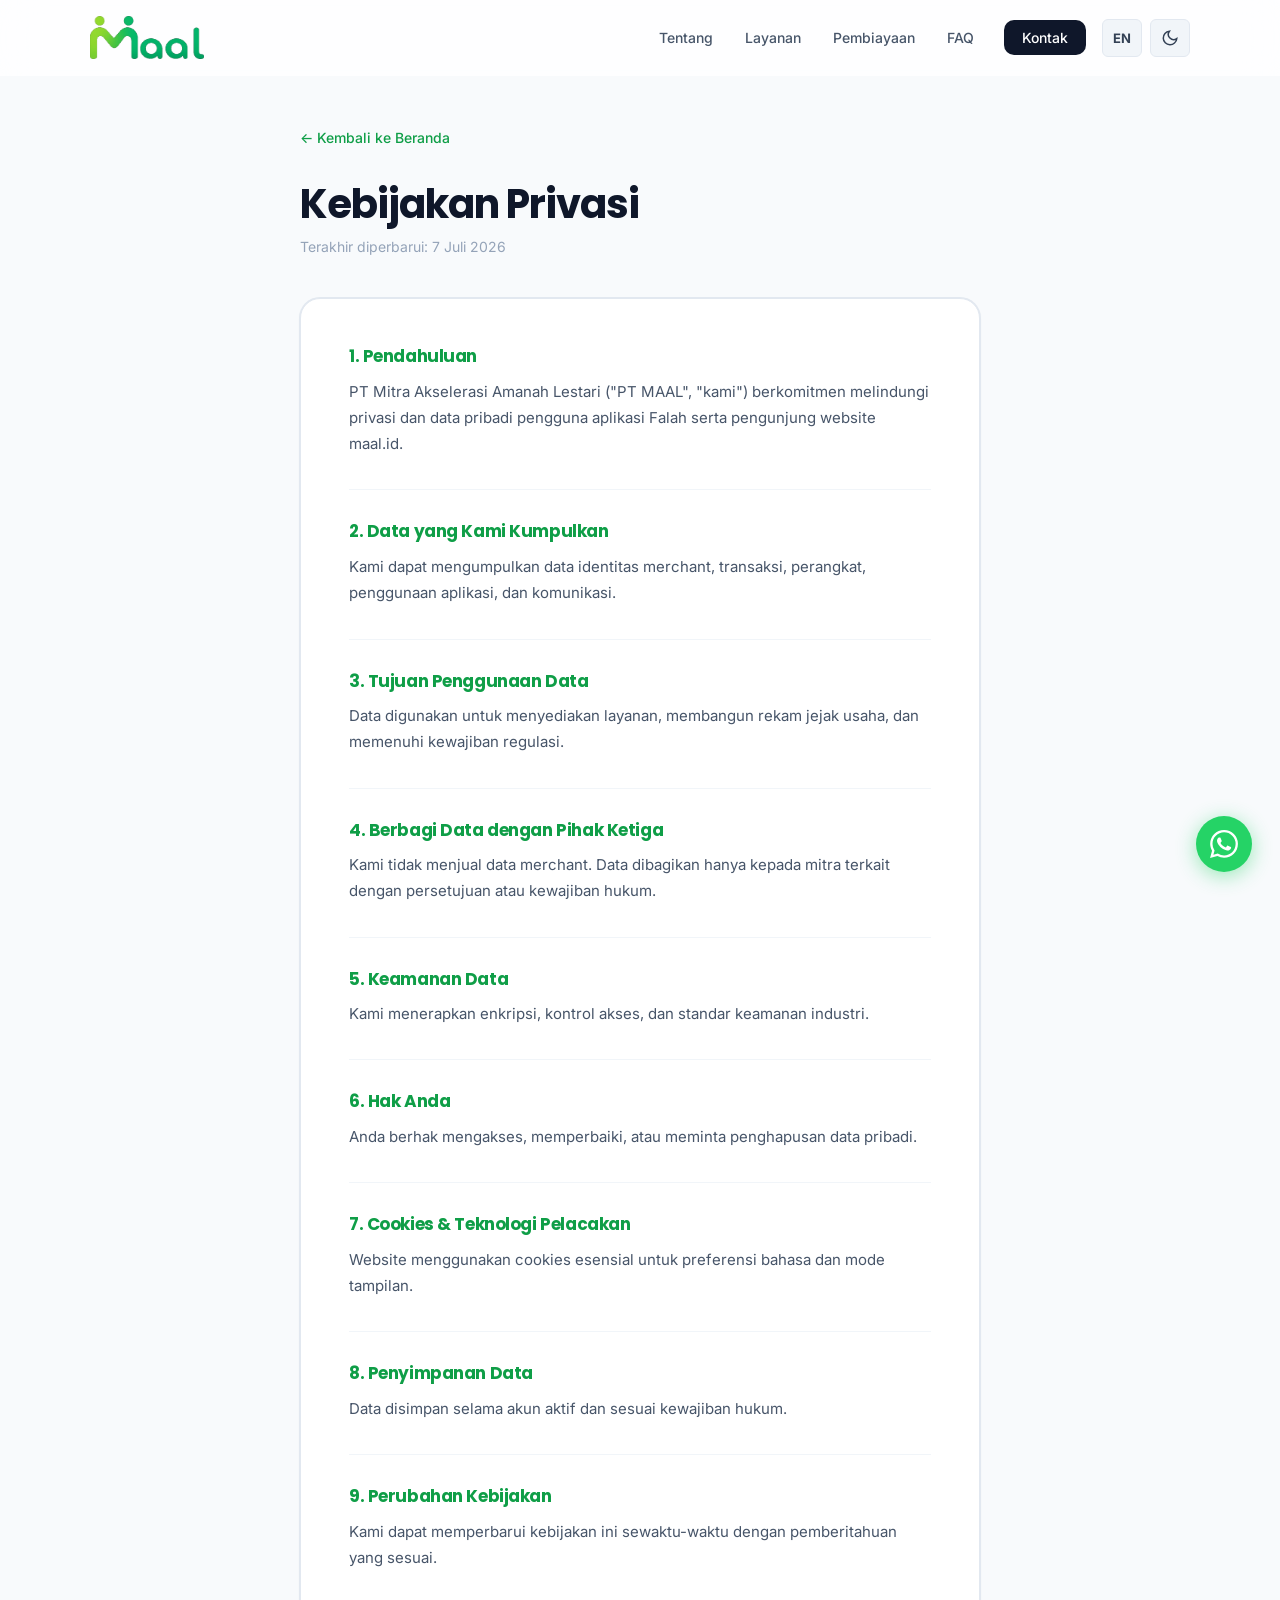
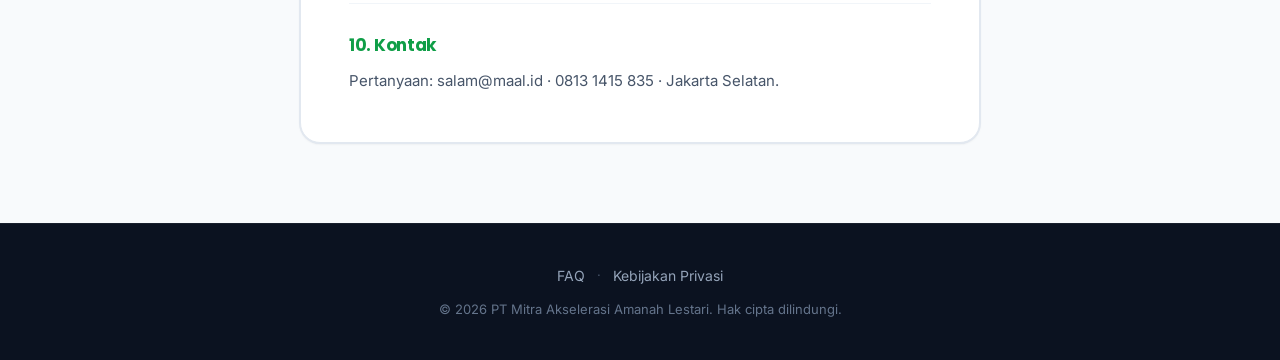
<file: privacy-policy.html>
<!DOCTYPE html>
<html lang="id">
<head>
  <meta charset="UTF-8">
  <meta name="viewport" content="width=device-width, initial-scale=1.0">
  <meta name="description" content="Kebijakan privasi PT Mitra Akselerasi Amanah Lestari (PT MAAL) dan aplikasi Falah.">
  <meta name="robots" content="index,follow">
  <meta name="author" content="PT Mitra Akselerasi Amanah Lestari">
  <meta name="theme-color" content="#16C45B">
  <title>Kebijakan Privasi — PT MAAL</title>
  <link rel="canonical" href="https://www.maal.id/privacy-policy.html">
  <link rel="alternate" href="https://www.maal.id/privacy-policy.html" hreflang="id-ID">

  <meta property="og:type" content="website">
  <meta property="og:site_name" content="PT MAAL">
  <meta property="og:url" content="https://www.maal.id/privacy-policy.html">
  <meta property="og:title" content="Kebijakan Privasi — PT MAAL">
  <meta property="og:description" content="Kebijakan privasi PT Mitra Akselerasi Amanah Lestari (PT MAAL) dan aplikasi Falah.">
  <meta property="og:image" content="https://www.maal.id/assets/og-image.png">
  <meta name="twitter:card" content="summary_large_image">

  <link rel="icon" href="assets/favicon.png" type="image/png" sizes="32x32">
  <link rel="icon" href="assets/favicon-192.png" type="image/png" sizes="192x192">
  <link rel="apple-touch-icon" href="assets/apple-touch-icon.png">
  <link rel="manifest" href="site.webmanifest">
  <script>
    (function(){var t=localStorage.getItem('maal-theme');if(t==='dark')document.documentElement.setAttribute('data-theme','dark');else if(!t&&window.matchMedia('(prefers-color-scheme: dark)').matches)document.documentElement.setAttribute('data-theme','dark');})();
  </script>
  <link rel="preconnect" href="https://fonts.googleapis.com">
  <link rel="preconnect" href="https://fonts.gstatic.com" crossorigin>
  <link href="https://fonts.googleapis.com/css2?family=Inter:wght@400;500;600;700&family=Poppins:wght@500;600;700;800&display=swap" rel="stylesheet">
  <link rel="stylesheet" href="css/style.css">
</head>
<body class="page-privacy">

  <header class="header header--scrolled" id="header">
    <nav class="nav container">
      <a href="index.html" class="nav__logo">
        <picture>
          <source srcset="assets/maal-logo-nav.webp" type="image/webp">
          <img src="assets/maal-logo-nav.png" alt="Maal" class="nav__logo-img" width="115" height="44">
        </picture>
      </a>
      <ul class="nav__menu" id="navMenu">
        <li><a href="index.html#tentang" class="nav__link" data-i18n="nav.about">Tentang</a></li>
        <li><a href="index.html#layanan" class="nav__link" data-i18n="nav.services">Layanan</a></li>
        <li><a href="index.html#pembiayaan" class="nav__link" data-i18n="nav.financing">Pembiayaan</a></li>
        <li><a href="index.html#faq" class="nav__link" data-i18n="footer.faq">FAQ</a></li>
        <li><a href="index.html#kontak" class="nav__link nav__link--cta" data-i18n="nav.contact">Kontak</a></li>
      </ul>
      <div class="nav__controls">
        <button class="nav__control-btn" id="langToggle" type="button" aria-label="Switch language">EN</button>
        <button class="nav__control-btn" id="themeToggle" type="button" aria-label="Toggle dark mode">
          <svg width="18" height="18" viewBox="0 0 24 24" fill="none" stroke="currentColor" stroke-width="2"><path d="M21 12.79A9 9 0 1111.21 3 7 7 0 0021 12.79z"/></svg>
        </button>
        <button class="nav__toggle" id="navToggle" aria-label="Buka menu navigasi" aria-expanded="false">
          <span></span><span></span><span></span>
        </button>
      </div>
    </nav>
  </header>

  <main class="legal-page">
    <div class="container legal-page__inner">
      <a href="index.html" class="legal-page__back" data-i18n="privacy.back">← Kembali ke Beranda</a>
      <header class="legal-page__header">
        <h1 data-i18n="privacy.title">Kebijakan Privasi</h1>
        <p class="legal-page__updated" data-i18n="privacy.updated">Terakhir diperbarui: 7 Juli 2026</p>
      </header>
      <article class="legal-page__content">
        <section class="legal-section">
          <h2 data-i18n="privacy.s1t">1. Pendahuluan</h2>
          <p data-i18n="privacy.s1p">PT Mitra Akselerasi Amanah Lestari ("PT MAAL", "kami") berkomitmen melindungi privasi dan data pribadi pengguna aplikasi Falah serta pengunjung website maal.id.</p>
        </section>
        <section class="legal-section">
          <h2 data-i18n="privacy.s2t">2. Data yang Kami Kumpulkan</h2>
          <p data-i18n="privacy.s2p">Kami dapat mengumpulkan data identitas merchant, transaksi, perangkat, penggunaan aplikasi, dan komunikasi.</p>
        </section>
        <section class="legal-section">
          <h2 data-i18n="privacy.s3t">3. Tujuan Penggunaan Data</h2>
          <p data-i18n="privacy.s3p">Data digunakan untuk menyediakan layanan, membangun rekam jejak usaha, dan memenuhi kewajiban regulasi.</p>
        </section>
        <section class="legal-section">
          <h2 data-i18n="privacy.s4t">4. Berbagi Data dengan Pihak Ketiga</h2>
          <p data-i18n="privacy.s4p">Kami tidak menjual data merchant. Data dibagikan hanya kepada mitra terkait dengan persetujuan atau kewajiban hukum.</p>
        </section>
        <section class="legal-section">
          <h2 data-i18n="privacy.s5t">5. Keamanan Data</h2>
          <p data-i18n="privacy.s5p">Kami menerapkan enkripsi, kontrol akses, dan standar keamanan industri.</p>
        </section>
        <section class="legal-section">
          <h2 data-i18n="privacy.s6t">6. Hak Anda</h2>
          <p data-i18n="privacy.s6p">Anda berhak mengakses, memperbaiki, atau meminta penghapusan data pribadi.</p>
        </section>
        <section class="legal-section">
          <h2 data-i18n="privacy.s7t">7. Cookies & Teknologi Pelacakan</h2>
          <p data-i18n="privacy.s7p">Website menggunakan cookies esensial untuk preferensi bahasa dan mode tampilan.</p>
        </section>
        <section class="legal-section">
          <h2 data-i18n="privacy.s8t">8. Penyimpanan Data</h2>
          <p data-i18n="privacy.s8p">Data disimpan selama akun aktif dan sesuai kewajiban hukum.</p>
        </section>
        <section class="legal-section">
          <h2 data-i18n="privacy.s9t">9. Perubahan Kebijakan</h2>
          <p data-i18n="privacy.s9p">Kami dapat memperbarui kebijakan ini sewaktu-waktu dengan pemberitahuan yang sesuai.</p>
        </section>
        <section class="legal-section">
          <h2 data-i18n="privacy.s10t">10. Kontak</h2>
          <p data-i18n="privacy.s10p">Pertanyaan: salam@maal.id · 0813 1415 835 · Jakarta Selatan.</p>
        </section>
      </article>
    </div>
  </main>

  <footer class="footer footer--minimal">
    <div class="container">
      <div class="footer__bottom">
        <div class="footer__legal">
          <a href="index.html#faq" data-i18n="footer.faq">FAQ</a>
          <span aria-hidden="true">·</span>
          <a href="privacy-policy.html" data-i18n="footer.privacy">Kebijakan Privasi</a>
        </div>
        <p data-i18n="footer.copy">&copy; 2026 PT Mitra Akselerasi Amanah Lestari. Hak cipta dilindungi.</p>
      </div>
    </div>
  </footer>

  <a class="whatsapp-float" id="whatsappFloat" href="#" target="_blank" rel="noopener noreferrer" aria-label="Hubungi kami via WhatsApp">
    <svg width="28" height="28" viewBox="0 0 24 24" fill="currentColor" aria-hidden="true"><path d="M17.472 14.382c-.297-.149-1.758-.867-2.03-.967-.273-.099-.471-.148-.67.15-.197.297-.767.966-.94 1.164-.173.199-.347.223-.644.075-.297-.15-1.255-.463-2.39-1.475-.883-.788-1.48-1.761-1.653-2.059-.173-.297-.018-.458.13-.606.134-.133.298-.347.446-.52.149-.174.198-.298.298-.497.099-.198.05-.371-.025-.52-.075-.149-.669-1.612-.916-2.207-.242-.579-.487-.5-.669-.51-.173-.008-.371-.01-.57-.01-.198 0-.52.074-.792.372-.272.297-1.04 1.016-1.04 2.479 0 1.462 1.065 2.875 1.213 3.074.149.198 2.096 3.2 5.077 4.487.709.306 1.262.489 1.694.625.712.227 1.36.195 1.871.118.571-.085 1.758-.719 2.006-1.413.248-.694.248-1.289.173-1.413-.074-.124-.272-.198-.57-.347m-5.421 7.403h-.004a9.87 9.87 0 01-5.031-1.378l-.361-.214-3.741.982.998-3.648-.235-.374a9.86 9.86 0 01-1.51-5.26c.001-5.45 4.436-9.884 9.888-9.884 2.64 0 5.122 1.03 6.988 2.898a9.825 9.825 0 012.893 6.994c-.003 5.45-4.435 9.884-9.881 9.884m8.413-18.297A11.815 11.815 0 0012.05 0C5.495 0 .16 5.335.157 11.892c0 2.096.547 4.142 1.588 5.945L.057 24l6.305-1.654a11.882 11.882 0 005.683 1.448h.005c6.554 0 11.89-5.335 11.893-11.893a11.821 11.821 0 00-3.48-8.413z"/></svg>
    <span class="whatsapp-float__tooltip" data-i18n="ui.whatsapp">Chat WhatsApp</span>
  </a>

  <script src="js/config.js"></script>
  <script src="js/i18n.js"></script>
  <script src="js/main.js"></script>
</body>
</html>
</file>
<file: css/style.css>
/* ============================================
   PT MAAL —  Landing Page
   Modern fintech / enterprise design system
   ============================================ */

:root {
  /* Brand */
  --green-primary: #16C45B;
  --green-dark: #0F9E47;
  --green-darker: #0A7A37;
  --green-light: #EDFCF3;
  --green-muted: rgba(22, 196, 91, 0.08);
  --lime-accent: #8AD91F;
  --lime-light: #F4FDE8;
  --amber-accent: #F7AE1A;
  --amber-light: #FEF8EC;

  /* Neutrals — corporate slate palette */
  --slate-50: #F8FAFC;
  --slate-100: #F1F5F9;
  --slate-200: #E2E8F0;
  --slate-300: #CBD5E1;
  --slate-400: #94A3B8;
  --slate-500: #64748B;
  --slate-600: #475569;
  --slate-700: #334155;
  --slate-800: #1E293B;
  --slate-900: #0F172A;
  --slate-950: #0B1220;

  --text-primary: var(--slate-900);
  --text-secondary: var(--slate-600);
  --text-muted: var(--slate-400);
  --text-inverse: #FFFFFF;

  --bg-white: #FFFFFF;
  --bg-subtle: var(--slate-50);
  --bg-muted: var(--slate-100);
  --bg-dark: var(--slate-950);
  --bg-dark-elevated: #111827;

  --font-heading: 'Poppins', system-ui, sans-serif;
  --font-body: 'Inter', system-ui, sans-serif;

  --radius-xs: 6px;
  --radius-sm: 10px;
  --radius-md: 14px;
  --radius-lg: 20px;
  --radius-xl: 28px;
  --radius-full: 9999px;

  --shadow-xs: 0 1px 2px rgba(15, 23, 42, 0.04);
  --shadow-sm: 0 1px 3px rgba(15, 23, 42, 0.06), 0 1px 2px rgba(15, 23, 42, 0.04);
  --shadow-md: 0 4px 6px -1px rgba(15, 23, 42, 0.06), 0 2px 4px -2px rgba(15, 23, 42, 0.04);
  --shadow-lg: 0 10px 25px -5px rgba(15, 23, 42, 0.08), 0 8px 10px -6px rgba(15, 23, 42, 0.04);
  --shadow-xl: 0 20px 40px -8px rgba(15, 23, 42, 0.12);
  --shadow-green: 0 8px 24px rgba(22, 196, 91, 0.22);
  --shadow-card: 0 0 0 1px var(--slate-200), var(--shadow-sm);
  --shadow-card-hover: 0 0 0 1px var(--slate-200), var(--shadow-lg);

  --transition: 0.25s cubic-bezier(0.4, 0, 0.2, 1);
  --transition-slow: 0.4s cubic-bezier(0.4, 0, 0.2, 1);
  --header-height: 76px;

  --space-section: clamp(80px, 10vw, 128px);
  --container-max: 1180px;

  /* Page-wide ambient gradient */
  --page-gradient:
    radial-gradient(ellipse 75% 50% at 50% 0%, rgba(22, 196, 91, 0.09) 0%, transparent 58%),
    radial-gradient(ellipse 55% 40% at 100% 32%, rgba(138, 217, 31, 0.06) 0%, transparent 52%),
    radial-gradient(ellipse 50% 42% at 0% 68%, rgba(22, 196, 91, 0.05) 0%, transparent 52%),
    radial-gradient(ellipse 70% 48% at 50% 100%, rgba(138, 217, 31, 0.07) 0%, transparent 58%),
    linear-gradient(180deg, #F4FBF6 0%, #FFFFFF 22%, #FAFDFB 50%, #FFFFFF 78%, #F2FAF5 100%);
}

*, *::before, *::after {
  box-sizing: border-box;
  margin: 0;
  padding: 0;
}

html {
  scroll-behavior: smooth;
  scroll-padding-top: var(--header-height);
}

body {
  font-family: var(--font-body);
  font-size: 16px;
  line-height: 1.65;
  color: var(--text-primary);
  background: var(--page-gradient);
  background-attachment: fixed;
  -webkit-font-smoothing: antialiased;
  -moz-osx-font-smoothing: grayscale;
  overflow-x: hidden;
  transition: background 0.35s ease, color 0.2s ease;
}

main {
  position: relative;
}

img { max-width: 100%; display: block; }
a { color: inherit; text-decoration: none; }
ul { list-style: none; }

.container {
  width: 100%;
  max-width: var(--container-max);
  margin: 0 auto;
  padding: 0 clamp(20px, 4vw, 40px);
}

/* ============================================
   Typography
   ============================================ */

h1, h2, h3, h4 {
  font-family: var(--font-heading);
  font-weight: 700;
  line-height: 1.15;
  color: var(--text-primary);
  letter-spacing: -0.025em;
}

.section__label {
  display: inline-flex;
  align-items: center;
  font-family: var(--font-body);
  font-size: 0.8125rem;
  font-weight: 600;
  letter-spacing: 0.04em;
  text-transform: uppercase;
  color: var(--green-dark);
  margin-bottom: 16px;
  padding: 6px 12px;
  background: transparent;
  border: none;
  border-radius: 0;
}

.section__title {
  font-size: clamp(1.875rem, 3.5vw, 2.75rem);
  font-weight: 700;
  margin-bottom: 20px;
  letter-spacing: -0.03em;
  line-height: 1.2;
}

.section__desc {
  font-size: 1.0625rem;
  color: var(--text-secondary);
  max-width: 600px;
  line-height: 1.7;
}

.section__header {
  text-align: center;
  margin-bottom: clamp(48px, 6vw, 72px);
}

.section__header .section__desc {
  margin: 0 auto;
}

.section__source {
  text-align: center;
  font-size: 0.8125rem;
  color: var(--text-muted);
  margin-top: 32px;
}

/* ============================================
   Buttons
   ============================================ */

.btn {
  display: inline-flex;
  align-items: center;
  justify-content: center;
  gap: 8px;
  padding: 13px 26px;
  font-family: var(--font-body);
  font-size: 0.9375rem;
  font-weight: 600;
  border-radius: var(--radius-sm);
  border: 1.5px solid transparent;
  cursor: pointer;
  transition: all var(--transition);
  white-space: nowrap;
}

.btn--primary {
  background: var(--green-primary);
  color: var(--text-inverse);
  box-shadow: var(--shadow-green);
  position: relative;
  overflow: hidden;
}

.btn--primary::after {
  content: '';
  position: absolute;
  inset: 0;
  background: linear-gradient(105deg, transparent 40%, rgba(255,255,255,0.18) 50%, transparent 60%);
  transform: translateX(-100%);
  transition: transform 0.6s ease;
}

.btn--primary:hover::after {
  transform: translateX(100%);
}

.btn--primary:hover {
  background: var(--green-dark);
  box-shadow: 0 12px 28px rgba(22, 196, 91, 0.28);
  transform: translateY(-1px);
}

.btn--secondary {
  background: var(--bg-white);
  color: var(--text-primary);
  border-color: var(--slate-200);
  box-shadow: var(--shadow-xs);
}

.btn--secondary:hover {
  border-color: var(--slate-300);
  background: var(--slate-50);
  box-shadow: var(--shadow-sm);
  transform: translateY(-1px);
}

/* ============================================
   Header
   ============================================ */

.header {
  position: fixed;
  top: 0;
  left: 0;
  right: 0;
  z-index: 1000;
  height: var(--header-height);
  background: rgba(255, 255, 255, 0.8);
  backdrop-filter: blur(20px) saturate(180%);
  -webkit-backdrop-filter: blur(20px) saturate(180%);
  border-bottom: 1px solid transparent;
  transition: background 0.35s ease, border-color var(--transition), box-shadow var(--transition);
}

.header--scrolled {
  background: rgba(255, 255, 255, 0.95);
  border-bottom-color: var(--slate-200);
  box-shadow: var(--shadow-xs);
}

.nav__logo picture,
.footer__logo picture,
.falah-login__logo picture {
  display: block;
  line-height: 0;
}

.team-card__avatar picture {
  display: block;
  width: 100%;
  height: 100%;
}

.nav__logo-img {
  height: 44px;
  width: auto;
  max-width: min(130px, 38vw);
  display: block;
  object-fit: contain;
}

.nav__controls {
  display: flex;
  align-items: center;
  gap: 8px;
  flex-shrink: 0;
}

.nav__control-btn {
  display: inline-flex;
  align-items: center;
  justify-content: center;
  min-width: 38px;
  height: 38px;
  padding: 0 10px;
  background: var(--slate-100);
  border: 1px solid var(--slate-200);
  border-radius: var(--radius-xs);
  color: var(--slate-700);
  font-family: var(--font-body);
  font-size: 0.8125rem;
  font-weight: 700;
  cursor: pointer;
  transition: all var(--transition);
}

.nav__control-btn:hover {
  background: var(--green-light);
  border-color: rgba(22, 196, 91, 0.25);
  color: var(--green-dark);
}

.footer__logo-img {
  height: 56px;
  width: auto;
  max-width: 200px;
  margin-bottom: 16px;
  object-fit: contain;
}

.nav__logo {
  display: flex;
  align-items: center;
  flex-shrink: 0;
}

.nav {
  display: flex;
  align-items: center;
  justify-content: space-between;
  height: 100%;
  gap: 16px;
}

.nav__menu {
  display: flex;
  align-items: center;
  gap: 4px;
  margin-left: auto;
}

.nav__link {
  padding: 8px 14px;
  font-size: 0.875rem;
  font-weight: 500;
  color: var(--text-secondary);
  border-radius: var(--radius-xs);
  transition: color var(--transition), background var(--transition);
}

.nav__link:hover {
  color: var(--text-primary);
  background: var(--slate-100);
}

.nav__link--cta {
  background: var(--slate-900);
  color: var(--text-inverse) !important;
  margin-left: 12px;
  padding: 9px 18px;
  border-radius: var(--radius-sm);
}

.nav__link--cta:hover {
  background: var(--slate-800);
}

.nav__link--active {
  color: var(--green-dark) !important;
  background: var(--green-light) !important;
}

.nav__toggle {
  display: none;
  flex-direction: column;
  gap: 5px;
  background: var(--slate-100);
  border: 1px solid var(--slate-200);
  border-radius: var(--radius-xs);
  cursor: pointer;
  padding: 10px;
}

.nav__toggle span {
  display: block;
  width: 20px;
  height: 2px;
  background: var(--slate-700);
  border-radius: 2px;
  transition: transform var(--transition), opacity var(--transition);
}

.nav__toggle.active span:nth-child(1) { transform: translateY(7px) rotate(45deg); }
.nav__toggle.active span:nth-child(2) { opacity: 0; }
.nav__toggle.active span:nth-child(3) { transform: translateY(-7px) rotate(-45deg); }

/* ============================================
   Hero
   ============================================ */

.hero {
  position: relative;
  padding: calc(var(--header-height) + 64px) 0 var(--space-section);
  background: transparent;
  overflow: hidden;
  min-height: 90vh;
  display: flex;
  align-items: center;
}

.hero__pattern {
  position: absolute;
  inset: 0;
  /* removed repeated stripe background to simplify visual */
  background: none;
  mask-image: none;
  -webkit-mask-image: none;
  opacity: 0;
}

.hero__blob {
  position: absolute;
  border-radius: 50%;
  filter: blur(80px);
  pointer-events: none;
}

.hero__blob--1 {
  width: 500px;
  height: 500px;
  background: rgba(22, 196, 91, 0.12);
  top: -100px;
  right: -100px;
  animation: blob-drift 12s ease-in-out infinite;
}

.hero__blob--2 {
  width: 400px;
  height: 400px;
  background: rgba(138, 217, 31, 0.08);
  bottom: 0;
  left: -80px;
  animation: blob-drift 15s ease-in-out infinite reverse;
}

@keyframes blob-drift {
  0%, 100% { transform: translate(0, 0) scale(1); }
  33% { transform: translate(30px, -20px) scale(1.05); }
  66% { transform: translate(-20px, 15px) scale(0.95); }
}

.hero__inner {
  display: grid;
  grid-template-columns: 1fr 1fr;
  gap: clamp(40px, 6vw, 80px);
  align-items: center;
  position: relative;
}

.hero__badge {
  display: inline-flex;
  align-items: center;
  gap: 8px;
  padding: 7px 16px 7px 12px;
  background: var(--bg-white);
  border: 1px solid var(--slate-200);
  border-radius: var(--radius-full);
  font-size: 0.8125rem;
  font-weight: 600;
  color: var(--slate-700);
  margin-bottom: 28px;
  box-shadow: var(--shadow-xs);
}

.hero__badge svg {
  color: var(--green-primary);
}

.hero__title {
  font-size: clamp(2.5rem, 5.5vw, 3.75rem);
  font-weight: 800;
  margin-bottom: 24px;
  letter-spacing: -0.04em;
  line-height: 1.08;
  color: var(--slate-900);
}

.hero__title-accent {
  background: linear-gradient(135deg, var(--green-primary) 0%, var(--green-dark) 55%, #0A7A37 100%);
  -webkit-background-clip: text;
  -webkit-text-fill-color: transparent;
  background-clip: text;
}

.hero__subtitle {
  font-size: 1.125rem;
  color: var(--text-secondary);
  margin-bottom: 36px;
  max-width: 500px;
  line-height: 1.75;
}

.hero__subtitle strong {
  color: var(--green-dark);
  font-weight: 600;
}

.hero__actions {
  display: flex;
  flex-wrap: wrap;
  gap: 12px;
  margin-bottom: 40px;
}

.hero__trust {
  display: flex;
  flex-wrap: wrap;
  gap: 20px;
  padding-top: 32px;
  border-top: 1px solid var(--slate-200);
}

.hero__trust-item {
  display: inline-flex;
  align-items: center;
  gap: 8px;
  font-size: 0.8125rem;
  font-weight: 500;
  color: var(--slate-500);
}

.hero__trust-item svg {
  color: var(--green-primary);
  flex-shrink: 0;
}

.hero__visual {
  display: flex;
  justify-content: center;
  align-items: center;
  width: 100%;
}

/* Hero showcase — phone + floating cards */
.hero-showcase {
  position: relative;
  width: 100%;
  max-width: 480px;
  margin: 0 auto;
  padding: 16px 56px 8px;
}

.hero-showcase__cards {
  position: absolute;
  inset: 0;
  pointer-events: none;
  z-index: 2;
}

.hero-showcase__cards .float-card {
  pointer-events: auto;
}

/* Phone Mockup */
.phone-mockup {
  position: relative;
  display: flex;
  justify-content: center;
  animation: phone-float 5s ease-in-out infinite;
  z-index: 1;
}

@keyframes phone-float {
  0%, 100% { transform: translateY(0); }
  50% { transform: translateY(-12px); }
}

.phone-mockup__frame {
  width: 290px;
  background: var(--slate-900);
  border-radius: 40px;
  padding: 10px;
  box-shadow:
    var(--shadow-xl),
    0 0 0 1px rgba(255, 255, 255, 0.05) inset;
  position: relative;
  z-index: 1;
}

.phone-mockup__screen {
  background: var(--bg-white);
  border-radius: 32px;
  padding: 28px 22px;
  min-height: 500px;
  overflow: hidden;
}

.phone-mockup__screen--falah {
  padding: 0;
  background: linear-gradient(180deg, #EEF9F1 0%, #F7FCF8 40%, #FFFFFF 100%);
  min-height: 520px;
}

.falah-login {
  padding: 28px 20px 24px;
  text-align: center;
}

.falah-login__logo {
  display: block;
  margin: 0 auto 18px;
  height: 72px;
  width: auto;
  object-fit: contain;
}

.falah-login__title {
  font-family: var(--font-heading);
  font-size: 1.125rem;
  font-weight: 700;
  color: var(--slate-900);
  margin-bottom: 4px;
  letter-spacing: -0.02em;
}

.falah-login__subtitle {
  font-size: 0.6875rem;
  color: var(--slate-500);
  margin-bottom: 20px;
  line-height: 1.4;
}

.falah-login__field {
  text-align: left;
  margin-bottom: 12px;
}

.falah-login__label {
  display: block;
  font-size: 0.5625rem;
  font-weight: 700;
  letter-spacing: 0.06em;
  text-transform: uppercase;
  color: var(--slate-500);
  margin-bottom: 6px;
}

.falah-login__input {
  display: flex;
  align-items: center;
  gap: 8px;
  padding: 10px 12px;
  background: #fff;
  border: 1px solid var(--slate-200);
  border-radius: 10px;
  font-size: 0.6875rem;
  color: var(--slate-400);
  box-shadow: 0 1px 2px rgba(15, 23, 42, 0.04);
}

.falah-login__input svg {
  flex-shrink: 0;
  color: var(--slate-400);
}

.falah-login__row {
  display: flex;
  align-items: center;
  justify-content: space-between;
  margin: 14px 0 16px;
  font-size: 0.625rem;
}

.falah-login__check {
  display: inline-flex;
  align-items: center;
  gap: 6px;
  color: var(--slate-600);
  font-weight: 500;
}

.falah-login__check svg {
  background: var(--green-primary);
  border-radius: 3px;
  padding: 2px;
}

.falah-login__link {
  color: var(--green-primary);
  font-weight: 600;
}

.falah-login__btn {
  background: linear-gradient(135deg, var(--green-primary), var(--green-dark));
  color: #fff;
  font-family: var(--font-heading);
  font-weight: 700;
  font-size: 0.8125rem;
  padding: 12px;
  border-radius: 12px;
  box-shadow: var(--shadow-green);
  margin-bottom: 16px;
}

.falah-login__divider {
  position: relative;
  margin-bottom: 14px;
}

/* remove thin divider line that created long visible strip */
.falah-login__divider::before {
  display: none;
}

.falah-login__divider span {
  position: relative;
  display: inline-block;
  padding: 0 10px;
  background: #F7FCF8;
  font-size: 0.5625rem;
  font-weight: 700;
  letter-spacing: 0.08em;
  color: var(--slate-400);
}

.falah-login__signup {
  font-size: 0.625rem;
  color: var(--slate-500);
  line-height: 1.5;
}

.falah-login__signup span {
  color: var(--green-primary);
  font-weight: 600;
}

.phone-mockup__header { margin-bottom: 24px; }

.phone-mockup__greeting {
  display: block;
  font-size: 0.75rem;
  color: var(--text-muted);
  margin-bottom: 2px;
}

.phone-mockup__name {
  display: block;
  font-family: var(--font-heading);
  font-size: 1.125rem;
  font-weight: 700;
  letter-spacing: -0.02em;
}

.phone-mockup__balance {
  background: linear-gradient(135deg, var(--green-primary) 0%, var(--green-dark) 100%);
  border-radius: var(--radius-md);
  padding: 22px;
  color: white;
  margin-bottom: 22px;
  box-shadow: var(--shadow-green);
}

.phone-mockup__balance-label {
  display: block;
  font-size: 0.6875rem;
  font-weight: 500;
  opacity: 0.85;
  text-transform: uppercase;
  letter-spacing: 0.05em;
}

.phone-mockup__balance-amount {
  display: block;
  font-family: var(--font-heading);
  font-size: 1.625rem;
  font-weight: 700;
  margin: 6px 0 4px;
  letter-spacing: -0.02em;
}

.phone-mockup__balance-change {
  display: inline-block;
  font-size: 0.75rem;
  font-weight: 500;
  background: rgba(255, 255, 255, 0.2);
  padding: 2px 8px;
  border-radius: var(--radius-full);
}

.phone-mockup__actions {
  display: grid;
  grid-template-columns: repeat(4, 1fr);
  gap: 10px;
  margin-bottom: 22px;
}

.phone-mockup__action {
  display: flex;
  flex-direction: column;
  align-items: center;
  gap: 6px;
  font-size: 0.625rem;
  font-weight: 600;
  color: var(--slate-500);
  text-transform: uppercase;
  letter-spacing: 0.03em;
}

.phone-mockup__action-icon {
  width: 44px;
  height: 44px;
  border-radius: var(--radius-sm);
  display: flex;
  align-items: center;
  justify-content: center;
  font-size: 1.125rem;
  border: 1px solid var(--slate-200);
}

.phone-mockup__action-icon--green { background: var(--green-light); border-color: rgba(22, 196, 91, 0.15); }
.phone-mockup__action-icon--lime { background: var(--lime-light); border-color: rgba(138, 217, 31, 0.2); }
.phone-mockup__action-icon--amber { background: var(--amber-light); border-color: rgba(247, 174, 26, 0.2); }

.phone-mockup__transactions {
  display: flex;
  flex-direction: column;
  gap: 8px;
}

.phone-mockup__tx {
  display: flex;
  justify-content: space-between;
  align-items: center;
  padding: 12px 14px;
  background: var(--slate-50);
  border: 1px solid var(--slate-100);
  border-radius: var(--radius-sm);
  font-size: 0.8125rem;
  font-weight: 500;
}

.phone-mockup__tx-amount {
  font-weight: 700;
  color: var(--green-dark);
  font-size: 0.8125rem;
}

.phone-mockup__glow {
  position: absolute;
  width: 360px;
  height: 360px;
  background: radial-gradient(circle, rgba(22, 196, 91, 0.1) 0%, transparent 65%);
  top: 50%;
  left: 50%;
  transform: translate(-50%, -50%);
  z-index: 0;
}

/* ============================================
   Sections
   ============================================ */

.section {
  padding: var(--space-section) 0;
  position: relative;
}

.section--stats,
.section--about,
.section--vision,
.section--services,
.section--ai,
.section--team,
.section--roadmap,
.section--download,
.section--testimonials,
.section--faq {
  background: transparent;
}

.section--wakaf { background: var(--bg-dark); color: var(--text-inverse); }

/* ============================================
   Stats
   ============================================ */

.stats-grid {
  display: grid;
  grid-template-columns: repeat(3, 1fr);
  gap: 1px;
  background: var(--slate-200);
  border: 1px solid var(--slate-200);
  border-radius: var(--radius-lg);
  overflow: hidden;
  margin-bottom: 56px;
  box-shadow: var(--shadow-card);
}

.stat-card {
  background: var(--bg-white);
  padding: clamp(32px, 4vw, 48px) clamp(24px, 3vw, 36px);
  text-align: center;
  transition: background var(--transition);
  position: relative;
}

.stat-card:hover {
  background: var(--slate-50);
}

.stat-card__number {
  display: block;
  font-family: var(--font-heading);
  font-size: clamp(2.25rem, 4vw, 3rem);
  font-weight: 800;
  color: var(--green-primary);
  margin-bottom: 10px;
  letter-spacing: -0.04em;
  line-height: 1;
}

.stat-card--accent .stat-card__number { color: var(--green-dark); }
.stat-card--amber .stat-card__number { color: var(--amber-accent); }

.stat-card__label {
  font-size: 0.9375rem;
  color: var(--text-secondary);
  line-height: 1.55;
  max-width: 220px;
  margin: 0 auto;
}

.insight-quote {
  position: relative;
  max-width: 760px;
  margin: 0 auto;
  padding: 28px 32px;
  background: var(--bg-subtle);
  border-radius: var(--radius-md);
  border: 1px solid var(--slate-200);
  box-shadow: none;
}

.insight-quote__icon { display: none; }

.insight-quote p {
  font-family: var(--font-heading);
  font-size: clamp(1.125rem, 2vw, 1.5rem);
  font-style: italic;
  font-weight: 500;
  color: var(--slate-700);
  line-height: 1.55;
  letter-spacing: -0.01em;
  text-align: center;
}

/* ============================================
   About
   ============================================ */

.about-intro {
  text-align: center;
  max-width: 720px;
  margin: 0 auto clamp(48px, 6vw, 72px);
}

.about-intro__text {
  font-size: 1.0625rem;
  color: var(--text-secondary);
  margin-bottom: 28px;
  line-height: 1.75;
}

.about-intro__highlight {
  font-size: 1.0625rem;
  color: var(--slate-700);
  padding: 24px 28px;
  background: var(--bg-white);
  border-radius: var(--radius-md);
  border: 1px solid var(--slate-200);
  line-height: 1.75;
  text-align: left;
  box-shadow: none;
}

.about-intro__highlight strong { color: var(--green-dark); font-weight: 700; }

.name-cards {
  display: grid;
  grid-template-columns: repeat(2, 1fr);
  gap: 24px;
}

.name-card {
  background: var(--bg-white);
  border-radius: var(--radius-lg);
  padding: 36px;
  border: 1px solid var(--slate-200);
  box-shadow: var(--shadow-card);
  transition: all var(--transition);
}

.name-card:hover {
  box-shadow: var(--shadow-card-hover);
  transform: translateY(-3px);
  border-color: var(--slate-300);
}

.name-card__icon {
  width: 52px;
  height: 52px;
  border-radius: var(--radius-sm);
  display: flex;
  align-items: center;
  justify-content: center;
  margin-bottom: 24px;
}

.name-card__icon--green { background: var(--green-light); color: var(--green-primary); }
.name-card__icon--lime { background: var(--lime-light); color: #5A9A10; }

.name-card__title {
  font-size: 1.25rem;
  margin-bottom: 12px;
  letter-spacing: -0.02em;
}

.name-card__text {
  color: var(--text-secondary);
  line-height: 1.75;
  font-size: 0.9375rem;
}

/* ============================================
   Vision & Values
   ============================================ */

.vision-grid {
  display: grid;
  grid-template-columns: repeat(2, 1fr);
  gap: 24px;
  margin-bottom: 64px;
}

.vision-card {
  background: var(--bg-white);
  border-radius: var(--radius-lg);
  padding: 40px 36px;
  border: 1px solid var(--slate-200);
  box-shadow: var(--shadow-card);
  transition: all var(--transition);
}

.vision-card:hover {
  box-shadow: var(--shadow-card-hover);
  transform: translateY(-2px);
}

.vision-card__icon {
  width: 48px;
  height: 48px;
  border-radius: var(--radius-sm);
  background: var(--green-light);
  color: var(--green-primary);
  display: flex;
  align-items: center;
  justify-content: center;
  margin-bottom: 24px;
}

.vision-card__icon--lime { background: var(--lime-light); color: #5A9A10; }

.vision-card h3 {
  font-size: 1.125rem;
  margin-bottom: 12px;
  text-transform: uppercase;
  letter-spacing: 0.06em;
  font-weight: 700;
  color: var(--green-dark);
  font-size: 0.8125rem;
}

.vision-card p {
  color: var(--text-secondary);
  line-height: 1.75;
  font-size: 1rem;
}

.values-section {
  background: var(--bg-white);
  border: 1px solid var(--slate-200);
  border-radius: var(--radius-lg);
  padding: 48px 40px;
  box-shadow: var(--shadow-card);
}

.values-section__title {
  text-align: center;
  font-size: 1.125rem;
  margin-bottom: 36px;
  color: var(--slate-700);
  font-weight: 600;
  letter-spacing: -0.01em;
}

.values-grid {
  display: grid;
  grid-template-columns: repeat(5, 1fr);
  gap: 16px;
}

.value-item {
  display: flex;
  flex-direction: column;
  align-items: center;
  gap: 12px;
  padding: 24px 16px;
  background: var(--slate-50);
  border-radius: var(--radius-md);
  border: 1px solid var(--slate-100);
  font-family: var(--font-heading);
  font-weight: 600;
  font-size: 0.875rem;
  text-align: center;
  transition: all var(--transition);
}

.value-item:hover {
  background: var(--bg-white);
  border-color: var(--slate-200);
  box-shadow: var(--shadow-sm);
  transform: translateY(-2px);
}

.value-item__icon {
  width: 44px;
  height: 44px;
  border-radius: var(--radius-sm);
  display: flex;
  align-items: center;
  justify-content: center;
}

.value-item__icon--green { background: var(--green-light); color: var(--green-primary); }
.value-item__icon--lime { background: var(--lime-light); color: #5A9A10; }
.value-item__icon--amber { background: var(--amber-light); color: var(--amber-accent); }

/* ============================================
   Services
   ============================================ */

.services-grid {
  display: grid;
  grid-template-columns: repeat(3, 1fr);
  gap: 20px;
  margin-bottom: 48px;
}

.service-card {
  background: var(--bg-white);
  border-radius: var(--radius-lg);
  padding: 32px 28px;
  border: 1px solid var(--slate-200);
  box-shadow: var(--shadow-card);
  transition: all var(--transition);
  position: relative;
  overflow: hidden;
}

.service-card::after {
  /* subtle accent removed to avoid long horizontal strip */
  display: none;
}

.service-card:hover {
  transform: translateY(-4px);
  box-shadow: var(--shadow-card-hover);
  border-color: var(--slate-300);
}

.service-card:hover::after { transform: scaleX(1); }

.service-card__icon {
  width: 48px;
  height: 48px;
  border-radius: var(--radius-sm);
  display: flex;
  align-items: center;
  justify-content: center;
  margin-bottom: 20px;
}

.service-card__icon--green { background: var(--green-light); color: var(--green-primary); }
.service-card__icon--lime { background: var(--lime-light); color: #5A9A10; }
.service-card__icon--amber { background: var(--amber-light); color: var(--amber-accent); }

.service-card h3 {
  font-size: 1rem;
  margin-bottom: 8px;
  letter-spacing: -0.01em;
}

.service-card p {
  font-size: 0.875rem;
  color: var(--text-secondary);
  line-height: 1.65;
}

.tech-features__inner {
  background: var(--slate-900);
  border-radius: var(--radius-lg);
  padding: 32px 40px;
  text-align: center;
}

.tech-features__label {
  display: block;
  font-size: 0.75rem;
  font-weight: 600;
  text-transform: uppercase;
  letter-spacing: 0.08em;
  color: var(--slate-400);
  margin-bottom: 20px;
}

.tech-features__list {
  display: flex;
  flex-wrap: wrap;
  justify-content: center;
  gap: 10px;
}

.tech-tag {
  padding: 8px 16px;
  background: rgba(255, 255, 255, 0.06);
  border: 1px solid rgba(255, 255, 255, 0.1);
  border-radius: var(--radius-full);
  font-size: 0.8125rem;
  font-weight: 500;
  color: var(--slate-300);
  transition: all var(--transition);
}

.tech-tag:hover {
  background: rgba(22, 196, 91, 0.15);
  border-color: rgba(22, 196, 91, 0.3);
  color: var(--green-primary);
}

.tech-tag--highlight {
  background: rgba(22, 196, 91, 0.15);
  border-color: rgba(22, 196, 91, 0.35);
  color: var(--green-primary);
  font-weight: 600;
}

/* ============================================
   AI Section
   ============================================ */

.ai-header {
  display: grid;
  grid-template-columns: 1fr auto;
  gap: 64px;
  align-items: center;
  margin-bottom: 56px;
  padding: 48px;
  background: var(--bg-white);
  border: 1px solid var(--slate-200);
  border-radius: var(--radius-xl);
  box-shadow: var(--shadow-card);
}

.ai-orb {
  position: relative;
  width: 140px;
  height: 140px;
  display: flex;
  align-items: center;
  justify-content: center;
  flex-shrink: 0;
}

.ai-orb__ring {
  position: absolute;
  inset: 0;
  border: 1.5px solid var(--slate-200);
  border-radius: 50%;
  animation: pulse-ring 4s ease-in-out infinite;
}

.ai-orb__core {
  width: 88px;
  height: 88px;
  background: linear-gradient(135deg, var(--green-light), var(--lime-light));
  border: 1px solid rgba(22, 196, 91, 0.15);
  border-radius: 50%;
  display: flex;
  align-items: center;
  justify-content: center;
  color: var(--green-primary);
}

@keyframes pulse-ring {
  0%, 100% { transform: scale(1); opacity: 1; }
  50% { transform: scale(1.06); opacity: 0.5; }
}

.ai-features {
  display: grid;
  grid-template-columns: repeat(2, 1fr);
  gap: 20px;
}

.ai-feature {
  background: var(--bg-white);
  border-radius: var(--radius-lg);
  padding: 32px 28px;
  border: 1px solid var(--slate-200);
  box-shadow: var(--shadow-card);
  transition: all var(--transition);
}

.ai-feature:hover {
  box-shadow: var(--shadow-card-hover);
  transform: translateY(-3px);
}

.ai-feature__icon {
  width: 48px;
  height: 48px;
  border-radius: var(--radius-sm);
  display: flex;
  align-items: center;
  justify-content: center;
  margin-bottom: 18px;
}

.ai-feature__icon--green { background: var(--green-light); color: var(--green-primary); }
.ai-feature__icon--lime { background: var(--lime-light); color: #5A9A10; }
.ai-feature__icon--amber { background: var(--amber-light); color: var(--amber-accent); }

.ai-feature h3 { font-size: 1rem; margin-bottom: 8px; }

.ai-feature p {
  font-size: 0.875rem;
  color: var(--text-secondary);
  line-height: 1.65;
}

/* ============================================
   Wakaf
   ============================================ */

.wakaf-flow {
  display: grid;
  grid-template-columns: 1fr auto 1fr auto 1fr auto 1fr;
  align-items: stretch;
  gap: 0;
  margin-bottom: 48px;
}

.wakaf-step {
  background: var(--bg-dark-elevated);
  border: 1px solid rgba(255, 255, 255, 0.08);
  border-radius: var(--radius-lg);
  padding: 32px 24px;
  transition: all var(--transition);
}

.wakaf-step:hover {
  border-color: rgba(22, 196, 91, 0.3);
  background: rgba(255, 255, 255, 0.04);
}

.wakaf-step__number {
  width: 36px;
  height: 36px;
  background: var(--green-primary);
  border-radius: var(--radius-sm);
  display: flex;
  align-items: center;
  justify-content: center;
  font-family: var(--font-heading);
  font-weight: 700;
  font-size: 0.9375rem;
  margin-bottom: 18px;
  color: white;
}

.wakaf-step h3 {
  color: var(--text-inverse);
  font-size: 1rem;
  margin-bottom: 8px;
  letter-spacing: -0.01em;
}

.wakaf-step p {
  font-size: 0.875rem;
  color: var(--slate-400);
  line-height: 1.65;
}

.wakaf-step__arrow {
  display: flex;
  align-items: center;
  justify-content: center;
  padding: 0 8px;
  color: var(--slate-600);
  flex-shrink: 0;
}

.wakaf-note {
  text-align: center;
  font-size: 0.9375rem;
  color: var(--slate-400);
  max-width: 640px;
  margin: 0 auto;
  padding: 20px 32px;
  background: rgba(255, 255, 255, 0.03);
  border-radius: var(--radius-md);
  border: 1px solid rgba(255, 255, 255, 0.06);
}

/* ============================================
   Team
   ============================================ */

.team-grid {
  display: grid;
  grid-template-columns: repeat(4, 1fr);
  gap: 20px;
}

.team-card {
  background: var(--bg-white);
  border-radius: var(--radius-lg);
  padding: 28px 24px;
  text-align: center;
  border: 1px solid var(--slate-200);
  box-shadow: var(--shadow-card);
  transition: all var(--transition);
}

.team-card:hover {
  box-shadow: var(--shadow-card-hover);
  transform: translateY(-3px);
  border-color: var(--slate-300);
}

.team-card--featured {
  grid-column: span 2;
  text-align: left;
  display: flex;
  flex-direction: row;
  align-items: flex-start;
  gap: 24px;
  padding: 40px 36px;
  background: linear-gradient(135deg, var(--slate-900) 0%, var(--slate-800) 100%);
  border-color: transparent;
  color: white;
}

.team-card__body {
  flex: 1;
  min-width: 0;
}

.team-card--featured:hover {
  border-color: transparent;
  box-shadow: var(--shadow-xl);
}

.team-card--featured .team-card__name { color: white; }
.team-card--featured .team-card__role { color: var(--green-primary); }
.team-card--featured .team-card__bio { color: var(--slate-300); }

.team-card__avatar {
  width: 64px;
  height: 64px;
  border-radius: var(--radius-md);
  background: linear-gradient(135deg, var(--green-primary), var(--green-dark));
  color: white;
  display: flex;
  align-items: center;
  justify-content: center;
  font-family: var(--font-heading);
  font-weight: 700;
  font-size: 1.125rem;
  margin: 0 auto 16px;
  letter-spacing: -0.02em;
}

.team-card--featured .team-card__avatar {
  margin: 4px 0 0;
  width: 72px;
  height: 72px;
  flex-shrink: 0;
  font-size: 1.25rem;
  border-radius: var(--radius-md);
}

.team-card__avatar--photo {
  padding: 0;
  overflow: hidden;
  background: #fff;
}

.team-card__avatar-img {
  display: block;
  width: 100%;
  height: 100%;
  object-fit: cover;
  object-position: center 18%;
}

.team-card--featured .team-card__role { margin-bottom: 16px; }

.team-card__name {
  font-size: 0.9375rem;
  margin-bottom: 4px;
  letter-spacing: -0.01em;
}

.team-card__role {
  font-size: 0.8125rem;
  color: var(--green-dark);
  font-weight: 600;
  margin-bottom: 0;
}

.team-card__bio {
  font-size: 0.875rem;
  color: var(--text-secondary);
  line-height: 1.7;
}

/* ============================================
   Roadmap
   ============================================ */

.roadmap {
  position: relative;
  display: grid;
  grid-template-columns: repeat(4, 1fr);
  gap: 24px;
  margin-bottom: 40px;
}

.roadmap__line {
  position: absolute;
  top: 20px;
  left: 10%;
  right: 10%;
  height: 2px;
  background: var(--slate-200);
  z-index: 0;
}

.roadmap__item {
  position: relative;
  z-index: 1;
  text-align: center;
  padding: 0 8px;
}

.roadmap__dot {
  width: 20px;
  height: 20px;
  background: var(--green-primary);
  border: 3px solid var(--bg-subtle);
  border-radius: 50%;
  margin: 0 auto 24px;
  box-shadow: 0 0 0 3px var(--green-light);
}

.roadmap__dot--final {
  background: var(--amber-accent);
  box-shadow: 0 0 0 3px var(--amber-light);
}

.roadmap__content {
  background: var(--bg-white);
  border: 1px solid var(--slate-200);
  border-radius: var(--radius-md);
  padding: 24px 20px;
  box-shadow: var(--shadow-card);
  transition: all var(--transition);
}

.roadmap__item:hover .roadmap__content {
  box-shadow: var(--shadow-card-hover);
  transform: translateY(-2px);
}

.roadmap__phase {
  display: block;
  font-family: var(--font-heading);
  font-weight: 700;
  font-size: 0.8125rem;
  color: var(--green-dark);
  margin-bottom: 8px;
  text-transform: uppercase;
  letter-spacing: 0.05em;
}

.roadmap__content p {
  font-size: 0.875rem;
  color: var(--text-secondary);
  line-height: 1.55;
}

.roadmap-note {
  text-align: center;
  font-size: 0.875rem;
  color: var(--text-muted);
  font-style: italic;
  max-width: 520px;
  margin: 0 auto;
}

/* ============================================
   Download CTA
   ============================================ */

.download-box {
  position: relative;
  background: var(--slate-900);
  border-radius: var(--radius-xl);
  padding: clamp(56px, 8vw, 80px) clamp(32px, 5vw, 64px);
  text-align: center;
  overflow: hidden;
  border: 1px solid rgba(255, 255, 255, 0.06);
}

.download-box__pattern {
  position: absolute;
  inset: 0;
  background-image:
    radial-gradient(circle at 20% 50%, rgba(22, 196, 91, 0.15) 0%, transparent 50%),
    radial-gradient(circle at 80% 50%, rgba(138, 217, 31, 0.08) 0%, transparent 50%);
}

.download-box__title {
  position: relative;
  font-size: clamp(1.875rem, 4vw, 2.75rem);
  color: var(--text-inverse);
  margin-bottom: 16px;
  letter-spacing: -0.03em;
}

.download-box__desc {
  position: relative;
  font-size: 1.0625rem;
  color: var(--slate-400);
  max-width: 480px;
  margin: 0 auto 36px;
  line-height: 1.7;
}

.download-box__badges {
  position: relative;
  display: flex;
  flex-wrap: wrap;
  justify-content: center;
  gap: 14px;
}

.store-badge {
  position: relative;
  display: flex;
  align-items: center;
  gap: 12px;
  padding: 12px 22px;
  background: rgba(255, 255, 255, 0.08);
  border: 1px solid rgba(255, 255, 255, 0.12);
  color: white;
  border-radius: var(--radius-sm);
  transition: all var(--transition);
  backdrop-filter: blur(8px);
}

.store-badge:hover {
  background: rgba(255, 255, 255, 0.14);
  border-color: rgba(255, 255, 255, 0.2);
  transform: translateY(-2px);
}

.store-badge__small {
  display: block;
  font-size: 0.625rem;
  opacity: 0.7;
  text-transform: uppercase;
  letter-spacing: 0.04em;
}

.store-badge__large {
  display: block;
  font-family: var(--font-heading);
  font-size: 1.0625rem;
  font-weight: 600;
  letter-spacing: -0.01em;
}

/* ============================================
   Footer
   ============================================ */

.footer {
  background: var(--slate-950);
  color: var(--slate-400);
  padding: 80px 0 40px;
  border-top: 1px solid rgba(255, 255, 255, 0.06);
}

.footer__grid {
  display: grid;
  grid-template-columns: 1.4fr 1.6fr 1fr;
  gap: 56px;
  margin-bottom: 56px;
}

.footer__logo {
  display: flex;
  align-items: center;
  gap: 12px;
  font-family: var(--font-heading);
  font-size: 1.25rem;
  font-weight: 700;
  color: white;
  margin-bottom: 20px;
  letter-spacing: -0.02em;
}

.footer__logo .nav__logo-icon {
  background: rgba(22, 196, 91, 0.12);
  border-color: rgba(22, 196, 91, 0.2);
  color: var(--green-primary);
}

.footer__company {
  font-weight: 600;
  color: var(--slate-200);
  margin-bottom: 8px;
  font-size: 0.9375rem;
}

.footer__tagline {
  font-size: 0.875rem;
  color: var(--green-primary);
  font-weight: 500;
}

.footer h4 {
  color: white;
  font-size: 0.8125rem;
  font-weight: 600;
  text-transform: uppercase;
  letter-spacing: 0.06em;
  margin-bottom: 20px;
}

.footer__contact ul li,
.footer__nav ul li { margin-bottom: 14px; }

.footer__contact ul li {
  display: flex;
  align-items: flex-start;
  gap: 12px;
  font-size: 0.875rem;
  line-height: 1.6;
}

.footer__contact ul li svg {
  flex-shrink: 0;
  margin-top: 3px;
  color: var(--green-primary);
  opacity: 0.8;
}

.footer__contact a {
  color: inherit;
  transition: color var(--transition);
}

.footer__contact a:hover,
.footer__nav a:hover { color: var(--green-primary); }

.footer__nav a {
  font-size: 0.875rem;
  transition: color var(--transition);
}

.footer__bottom {
  padding-top: 32px;
  border-top: 1px solid rgba(255, 255, 255, 0.06);
  text-align: center;
  font-size: 0.8125rem;
  color: var(--slate-500);
}

/* ============================================
   Animations
   ============================================ */

.fade-in {
  opacity: 0;
  transform: translateY(20px);
  transition: opacity 0.6s ease, transform 0.6s ease;
}

.fade-in.visible {
  opacity: 1;
  transform: translateY(0);
}

.fade-in--delay { transition-delay: 0.15s; }

/* ============================================
   Responsive — Tablet
   ============================================ */

@media (max-width: 1024px) {
  .hero { min-height: auto; }

  .hero__inner {
    grid-template-columns: 1fr;
    text-align: center;
  }

  .hero__subtitle { margin-left: auto; margin-right: auto; }
  .hero__actions { justify-content: center; }
  .hero__trust { justify-content: center; }
  .hero__visual { order: -1; }

  /* Hero showcase — stacked layout, cards below phone */
  .hero-showcase {
    display: flex;
    flex-direction: column;
    align-items: center;
    gap: clamp(16px, 3vw, 24px);
    max-width: min(100%, 400px);
    min-height: auto;
    padding: 0 16px 4px;
  }

  .hero-showcase__cards {
    position: static;
    display: grid;
    grid-template-columns: repeat(3, 1fr);
    gap: 10px;
    width: 100%;
    pointer-events: auto;
  }

  .hero-showcase__cards .float-card {
    position: static;
    transform: none;
    animation: none;
    white-space: normal;
    flex-direction: column;
    align-items: center;
    text-align: center;
    padding: 12px 8px;
    gap: 8px;
  }

  .hero-showcase__cards .float-card strong {
    font-size: 0.6875rem;
    line-height: 1.25;
  }

  .hero-showcase__cards .float-card span {
    font-size: 0.5625rem;
    line-height: 1.35;
    display: block;
  }

  .hero-showcase__cards .float-card__icon {
    width: 32px;
    height: 32px;
    font-size: 0.8125rem;
  }

  .hero-showcase__cards .float-card__stat {
    font-size: 1rem;
    min-width: auto;
  }

  .phone-mockup {
    width: 100%;
    animation: none;
  }

  .phone-mockup__frame {
    width: clamp(260px, 72vw, 300px);
    margin: 0 auto;
  }

  .phone-mockup__screen--falah {
    min-height: clamp(440px, 112vw, 520px);
  }

  .phone-mockup__glow {
    width: min(300px, 85vw);
    height: min(300px, 85vw);
  }

  .values-grid { grid-template-columns: repeat(3, 1fr); }
  .services-grid { grid-template-columns: repeat(2, 1fr); }
  .team-grid { grid-template-columns: repeat(2, 1fr); }
  .team-card--featured { grid-column: span 2; }

  .wakaf-flow {
    grid-template-columns: 1fr;
    gap: 12px;
  }

  .wakaf-step__arrow { display: none; }

  .roadmap { grid-template-columns: repeat(2, 1fr); }
  .roadmap__line { display: none; }

  .ai-header {
    grid-template-columns: 1fr;
    text-align: center;
    padding: 36px 28px;
  }

  .ai-orb { margin: 0 auto; }

  .footer__grid { grid-template-columns: 1fr 1fr; }
}

/* ============================================
   Responsive — Mobile
   ============================================ */

@media (max-width: 768px) {
  .nav__toggle { display: flex; }

  .hero {
    padding-top: calc(var(--header-height) + 28px);
    padding-bottom: 48px;
  }

  .hero-showcase {
    max-width: min(100%, 360px);
    gap: 18px;
  }

  .phone-mockup__frame {
    width: clamp(248px, 68vw, 280px);
    border-radius: 36px;
    padding: 9px;
  }

  .phone-mockup__screen--falah {
    border-radius: 28px;
    min-height: clamp(420px, 118vw, 480px);
  }

  .falah-login {
    padding: 24px 18px 20px;
  }

  .falah-login__logo {
    height: 56px;
    margin-bottom: 14px;
  }

  .falah-login__title {
    font-size: 1rem;
  }

  .falah-login__subtitle {
    font-size: 0.625rem;
    margin-bottom: 16px;
  }

  .falah-login__field {
    margin-bottom: 10px;
  }

  .falah-login__input {
    padding: 9px 11px;
    font-size: 0.625rem;
  }

  .falah-login__btn {
    padding: 11px;
    font-size: 0.75rem;
    margin-bottom: 12px;
  }

  .nav__menu {
    position: fixed;
    top: var(--header-height);
    left: 0;
    right: 0;
    background: rgba(255, 255, 255, 0.98);
    backdrop-filter: blur(20px);
    flex-direction: column;
    padding: 16px 24px 24px;
    gap: 4px;
    border-bottom: 1px solid var(--slate-200);
    box-shadow: var(--shadow-lg);
    transform: translateY(-120%);
    opacity: 0;
    transition: transform var(--transition), opacity var(--transition);
    pointer-events: none;
  }

  .nav__menu.active {
    transform: translateY(0);
    opacity: 1;
    pointer-events: auto;
  }

  .nav__link {
    display: block;
    width: 100%;
    padding: 12px 16px;
  }

  .nav__link--cta {
    margin-left: 0;
    text-align: center;
    margin-top: 8px;
  }

  .stats-grid { grid-template-columns: 1fr; }
  .name-cards { grid-template-columns: 1fr; }
  .vision-grid { grid-template-columns: 1fr; }
  .values-grid { grid-template-columns: repeat(2, 1fr); }
  .services-grid { grid-template-columns: 1fr; }
  .ai-features { grid-template-columns: 1fr; }
  .team-grid { grid-template-columns: 1fr; }
  .team-card--featured { grid-column: span 1; }
  .roadmap { grid-template-columns: 1fr; }

  .roadmap__item {
    display: flex;
    gap: 16px;
    text-align: left;
    align-items: flex-start;
  }

  .roadmap__dot { margin: 4px 0 0; flex-shrink: 0; }
  .roadmap__content { flex: 1; }

  .footer__grid { grid-template-columns: 1fr; gap: 40px; }

  .hero__trust {
    flex-direction: column;
    align-items: center;
    gap: 12px;
  }

  .insight-quote { padding: 32px 28px; }
  .insight-quote::before { left: 28px; right: 28px; }
}

@media (max-width: 480px) {
  .hero__title {
    font-size: clamp(1.875rem, 8vw, 2.25rem);
    margin-bottom: 16px;
  }

  .hero__subtitle {
    font-size: 0.9375rem;
  }

  .hero__badge {
    margin-bottom: 20px;
    font-size: 0.75rem;
  }

  .hero-showcase {
    padding: 0 12px 4px;
    gap: 16px;
  }

  .hero-showcase__cards {
    grid-template-columns: 1fr;
    gap: 8px;
    max-width: 280px;
  }

  .hero-showcase__cards .float-card {
    flex-direction: row;
    text-align: left;
    padding: 12px 14px;
    gap: 12px;
  }

  .hero-showcase__cards .float-card strong {
    font-size: 0.75rem;
  }

  .hero-showcase__cards .float-card span {
    font-size: 0.625rem;
  }

  .phone-mockup__frame {
    width: clamp(236px, 82vw, 268px);
    border-radius: 32px;
    padding: 8px;
  }

  .phone-mockup__screen--falah {
    border-radius: 24px;
    min-height: clamp(400px, 125vw, 460px);
  }

  .falah-login {
    padding: 20px 16px 18px;
  }

  .hero__actions { flex-direction: column; width: 100%; }
  .hero__actions .btn { width: 100%; }
  .values-grid { grid-template-columns: 1fr; }
  .marquee-strip { flex-direction: column; gap: 12px; }
}

/* ============================================
   WOW Enhancements
   ============================================ */

.scroll-progress {
  position: fixed;
  top: 0;
  left: 0;
  height: 3px;
  width: 0%;
  background: linear-gradient(90deg, var(--green-primary), var(--lime-accent));
  z-index: 10001;
  transition: width 0.1s linear;
  box-shadow: 0 0 12px rgba(22, 196, 91, 0.5);
}

/* Floating cards around phone */
.float-card {
  position: absolute;
  display: flex;
  align-items: center;
  gap: 12px;
  padding: 12px 16px;
  background: rgba(255, 255, 255, 0.95);
  backdrop-filter: blur(12px);
  border: 1px solid var(--slate-200);
  border-radius: var(--radius-md);
  box-shadow: var(--shadow-lg);
  font-size: 0.75rem;
  z-index: 2;
  white-space: nowrap;
}

.float-card strong {
  display: block;
  font-family: var(--font-heading);
  font-weight: 600;
  font-size: 0.8125rem;
  color: var(--slate-800);
}

.float-card span {
  color: var(--slate-500);
  font-size: 0.6875rem;
}

.float-card__icon {
  width: 36px;
  height: 36px;
  border-radius: var(--radius-sm);
  display: flex;
  align-items: center;
  justify-content: center;
  font-size: 0.875rem;
  flex-shrink: 0;
}

.float-card__icon--green { background: var(--green-light); color: var(--green-dark); }
.float-card__icon--amber { background: var(--amber-light); }

.float-card__stat {
  font-family: var(--font-heading);
  font-weight: 800;
  font-size: 1.125rem;
  color: var(--green-primary);
  flex-shrink: 0;
  min-width: 44px;
  text-align: center;
}

.float-card--1 {
  top: 8%;
  left: 0;
  transform: translateX(-52%);
  animation: float-card-1 6s ease-in-out infinite;
}

.float-card--2 {
  bottom: 28%;
  right: 0;
  transform: translateX(48%);
  animation: float-card-2 7s ease-in-out infinite;
}

.float-card--3 {
  top: 42%;
  left: 0;
  transform: translateX(-58%);
  animation: float-card-3 5.5s ease-in-out infinite;
}

@keyframes float-card-1 {
  0%, 100% { transform: translateX(-52%) translateY(0) rotate(-1deg); }
  50% { transform: translateX(-52%) translateY(-8px) rotate(1deg); }
}

@keyframes float-card-2 {
  0%, 100% { transform: translateX(48%) translateY(0) rotate(1deg); }
  50% { transform: translateX(48%) translateY(-10px) rotate(-1deg); }
}

@keyframes float-card-3 {
  0%, 100% { transform: translateX(-58%) translateY(0); }
  50% { transform: translateX(-58%) translateY(-6px); }
}

@media (prefers-reduced-motion: reduce) {
  .phone-mockup,
  .float-card--1,
  .float-card--2,
  .float-card--3 {
    animation: none;
  }
}

/* Marquee strip */
.marquee-strip {
  display: flex;
  align-items: center;
  gap: 32px;
  padding: 20px 0;
  background: var(--slate-900);
  border-top: 1px solid rgba(255,255,255,0.06);
  border-bottom: 1px solid rgba(255,255,255,0.06);
  overflow: hidden;
}

.marquee-strip__label {
  flex-shrink: 0;
  padding: 0 clamp(20px, 4vw, 40px);
  font-size: 0.6875rem;
  font-weight: 700;
  text-transform: uppercase;
  letter-spacing: 0.1em;
  color: var(--green-primary);
  white-space: nowrap;
}

.marquee-strip__track {
  flex: 1;
  overflow: hidden;
  mask-image: linear-gradient(90deg, transparent, black 5%, black 95%, transparent);
  -webkit-mask-image: linear-gradient(90deg, transparent, black 5%, black 95%, transparent);
}

.marquee-strip__content {
  display: flex;
  align-items: center;
  gap: 32px;
  animation: marquee 30s linear infinite;
  width: max-content;
}

.marquee-strip__content span {
  font-size: 0.875rem;
  font-weight: 500;
  color: var(--slate-400);
  white-space: nowrap;
}

.marquee-strip__content span:nth-child(even) {
  color: var(--slate-600);
  font-size: 0.5rem;
}

@keyframes marquee {
  0% { transform: translateX(0); }
  100% { transform: translateX(-50%); }
}

/* Testimonials */
.section--wakaf .section__label { background: rgba(22, 196, 91, 0.12); border-color: rgba(22, 196, 91, 0.2); color: var(--green-primary); }
.section--wakaf .section__title { color: var(--text-inverse); }
.section--download { padding: var(--space-section) 0; }

.section--testimonials {
  padding: var(--space-section) 0;
}

.testimonial-grid {
  display: grid;
  grid-template-columns: repeat(3, 1fr);
  gap: 20px;
  align-items: stretch;
}

.testimonial-card {
  background: var(--bg-white);
  border: 1px solid var(--slate-200);
  border-radius: var(--radius-lg);
  padding: 32px 28px;
  box-shadow: var(--shadow-card);
  display: flex;
  flex-direction: column;
  transition: all var(--transition);
}

.testimonial-card:hover {
  transform: translateY(-4px);
  box-shadow: var(--shadow-card-hover);
}

.testimonial-card--featured {
  background: linear-gradient(160deg, var(--slate-900) 0%, var(--slate-800) 100%);
  border-color: transparent;
  transform: scale(1.03);
  box-shadow: var(--shadow-xl);
}

.testimonial-card--featured:hover {
  transform: scale(1.03) translateY(-4px);
}

.testimonial-card--featured .testimonial-card__author strong { color: white; }
.testimonial-card--featured .testimonial-card__author span { color: var(--slate-300); }
.testimonial-card--featured .testimonial-card__stars { color: var(--amber-accent); }

.testimonial-card__stars {
  color: var(--amber-accent);
  font-size: 0.875rem;
  letter-spacing: 2px;
  margin-bottom: 16px;
}

.testimonial-card p {
  font-size: 0.9375rem;
  color: var(--slate-700);
  line-height: 1.7;
  flex: 1;
  margin-bottom: 24px;
  font-style: italic;
}

.testimonial-card--featured p {
  color: #CBD5E1;
}

.testimonial-card__author {
  display: flex;
  align-items: center;
  gap: 12px;
}

.testimonial-card__avatar {
  width: 44px;
  height: 44px;
  border-radius: var(--radius-sm);
  background: var(--green-light);
  color: var(--green-dark);
  font-family: var(--font-heading);
  font-weight: 700;
  font-size: 0.8125rem;
  display: flex;
  align-items: center;
  justify-content: center;
  flex-shrink: 0;
}

.testimonial-card--featured .testimonial-card__avatar {
  background: rgba(22, 196, 91, 0.2);
  color: var(--green-primary);
}

.testimonial-card__author strong {
  display: block;
  font-size: 0.875rem;
  font-weight: 600;
  color: var(--slate-800);
}

.testimonial-card__author span {
  font-size: 0.75rem;
  color: var(--slate-600);
}

/* Stagger animation */
.stagger-group.visible > * {
  animation: stagger-in 0.55s ease forwards;
  opacity: 0;
}

.stagger-group.visible > *:nth-child(1) { animation-delay: 0.05s; }
.stagger-group.visible > *:nth-child(2) { animation-delay: 0.1s; }
.stagger-group.visible > *:nth-child(3) { animation-delay: 0.15s; }
.stagger-group.visible > *:nth-child(4) { animation-delay: 0.2s; }
.stagger-group.visible > *:nth-child(5) { animation-delay: 0.25s; }
.stagger-group.visible > *:nth-child(6) { animation-delay: 0.3s; }

@keyframes stagger-in {
  from { opacity: 0; transform: translateY(16px); }
  to { opacity: 1; transform: translateY(0); }
}

/* Back to top */
.back-to-top {
  position: fixed;
  bottom: 28px;
  right: 28px;
  width: 48px;
  height: 48px;
  background: var(--slate-900);
  color: white;
  border: 1px solid rgba(255,255,255,0.1);
  border-radius: var(--radius-sm);
  cursor: pointer;
  display: flex;
  align-items: center;
  justify-content: center;
  box-shadow: var(--shadow-lg);
  z-index: 999;
  opacity: 0;
  visibility: hidden;
  transform: translateY(12px);
  transition: all var(--transition);
}

/* WhatsApp float */
.whatsapp-float {
  position: fixed;
  bottom: 28px;
  right: 28px;
  width: 56px;
  height: 56px;
  background: #25D366;
  color: #fff;
  border-radius: 50%;
  display: flex;
  align-items: center;
  justify-content: center;
  box-shadow: 0 4px 20px rgba(37, 211, 102, 0.45);
  z-index: 998;
  transition: transform var(--transition), box-shadow var(--transition), bottom var(--transition);
}

.whatsapp-float:hover {
  transform: translateY(-3px) scale(1.05);
  box-shadow: 0 8px 28px rgba(37, 211, 102, 0.55);
  color: #fff;
}

.whatsapp-float__tooltip {
  position: absolute;
  right: calc(100% + 12px);
  top: 50%;
  transform: translateY(-50%);
  background: var(--slate-900);
  color: #fff;
  font-size: 0.8125rem;
  font-weight: 600;
  padding: 8px 14px;
  border-radius: var(--radius-sm);
  white-space: nowrap;
  opacity: 0;
  visibility: hidden;
  pointer-events: none;
  transition: opacity var(--transition), visibility var(--transition);
  box-shadow: var(--shadow-md);
}

.whatsapp-float__tooltip::after {
  content: '';
  position: absolute;
  right: -6px;
  top: 50%;
  transform: translateY(-50%);
  border: 6px solid transparent;
  border-left-color: var(--slate-900);
}

.whatsapp-float:hover .whatsapp-float__tooltip {
  opacity: 1;
  visibility: visible;
}

body:has(.back-to-top.visible) .whatsapp-float {
  bottom: 92px;
}

/* Toast notification */
.toast {
  position: fixed;
  bottom: 100px;
  left: 50%;
  transform: translateX(-50%) translateY(16px);
  max-width: min(92vw, 420px);
  padding: 14px 20px;
  background: var(--slate-900);
  color: #fff;
  font-size: 0.875rem;
  font-weight: 500;
  line-height: 1.5;
  text-align: center;
  border-radius: var(--radius-md);
  box-shadow: var(--shadow-xl);
  z-index: 1001;
  opacity: 0;
  visibility: hidden;
  transition: opacity 0.3s ease, transform 0.3s ease, visibility 0.3s ease;
}

.toast--visible {
  opacity: 1;
  visibility: visible;
  transform: translateX(-50%) translateY(0);
}

/* Store badge — coming soon ribbon */
.store-badge__soon {
  position: absolute;
  top: -8px;
  right: -8px;
  background: var(--amber-accent);
  color: var(--slate-900);
  font-size: 0.625rem;
  font-weight: 700;
  letter-spacing: 0.04em;
  text-transform: uppercase;
  padding: 3px 8px;
  border-radius: 999px;
  box-shadow: 0 2px 8px rgba(247, 174, 26, 0.4);
  pointer-events: none;
}

.back-to-top.visible {
  opacity: 1;
  visibility: visible;
  transform: translateY(0);
}

.back-to-top:hover {
  background: var(--green-primary);
  border-color: var(--green-primary);
  transform: translateY(-3px);
  box-shadow: var(--shadow-green);
}

@media (max-width: 1024px) {
  .testimonial-grid { grid-template-columns: 1fr; }
  .testimonial-card--featured { transform: none; }
  .testimonial-card--featured:hover { transform: translateY(-4px); }
  .nav__menu { margin-left: 0; }
}

/* ============================================
   Dark Mode — Premium
   ============================================ */

[data-theme="dark"] {
  color-scheme: dark;

  /* Deep navy-black base with subtle green undertone */
  --dm-base: #080C14;
  --dm-surface: #0F1623;
  --dm-surface-2: #151D2E;
  --dm-surface-3: #1A2438;
  --dm-border: rgba(255, 255, 255, 0.07);
  --dm-border-hover: rgba(22, 196, 91, 0.28);
  --dm-glow: rgba(22, 196, 91, 0.06);

  --text-primary: #F0F4F8;
  --text-secondary: #8B9CB3;
  --text-muted: #5A6A7E;
  --text-inverse: #FFFFFF;

  --bg-white: var(--dm-base);
  --bg-subtle: var(--dm-surface);
  --bg-muted: var(--dm-surface-2);
  --bg-dark: #040608;
  --bg-dark-elevated: var(--dm-surface-3);

  --slate-50: var(--dm-surface-2);
  --slate-100: var(--dm-surface-3);
  --slate-200: rgba(255, 255, 255, 0.08);
  --slate-300: rgba(255, 255, 255, 0.12);

  --green-light: rgba(22, 196, 91, 0.14);
  --green-dark: #22D964;
  --lime-light: rgba(138, 217, 31, 0.12);
  --amber-light: rgba(247, 174, 26, 0.12);

  --shadow-xs: 0 1px 2px rgba(0, 0, 0, 0.4);
  --shadow-sm: 0 2px 8px rgba(0, 0, 0, 0.35);
  --shadow-md: 0 4px 16px rgba(0, 0, 0, 0.4);
  --shadow-lg: 0 8px 32px rgba(0, 0, 0, 0.5);
  --shadow-xl: 0 16px 48px rgba(0, 0, 0, 0.55);
  --shadow-green: 0 8px 32px rgba(22, 196, 91, 0.25);
  --shadow-card: 0 0 0 1px var(--dm-border), 0 2px 8px rgba(0, 0, 0, 0.3);
  --shadow-card-hover: 0 0 0 1px var(--dm-border-hover), 0 8px 32px rgba(22, 196, 91, 0.08), 0 4px 16px rgba(0, 0, 0, 0.4);
}

[data-theme="dark"] body {
  background-color: var(--dm-base);
  background-image:
    radial-gradient(ellipse 80% 50% at 50% 0%, rgba(22, 196, 91, 0.08) 0%, transparent 58%),
    radial-gradient(ellipse 60% 42% at 100% 35%, rgba(138, 217, 31, 0.05) 0%, transparent 52%),
    radial-gradient(ellipse 55% 45% at 0% 62%, rgba(22, 196, 91, 0.06) 0%, transparent 52%),
    radial-gradient(ellipse 75% 50% at 50% 100%, rgba(22, 196, 91, 0.07) 0%, transparent 58%),
    linear-gradient(180deg, #080C14 0%, #0A1018 35%, #080C14 65%, #060A10 100%);
  background-attachment: fixed;
}

/* Header */
[data-theme="dark"] .header {
  background: rgba(8, 12, 20, 0.75);
  border-bottom-color: transparent;
}

[data-theme="dark"] .header--scrolled {
  background: rgba(8, 12, 20, 0.92);
  border-bottom-color: var(--dm-border);
  box-shadow: 0 4px 24px rgba(0, 0, 0, 0.4);
}

[data-theme="dark"] .nav__link {
  color: var(--text-secondary);
}

[data-theme="dark"] .nav__link:hover {
  color: var(--text-primary);
  background: rgba(255, 255, 255, 0.06);
}

[data-theme="dark"] .nav__link--active {
  color: var(--green-primary) !important;
  background: var(--green-light) !important;
}

[data-theme="dark"] .nav__link--cta {
  background: var(--green-primary);
  color: #fff !important;
  box-shadow: var(--shadow-green);
}

[data-theme="dark"] .nav__link--cta:hover {
  background: #14B852;
}

[data-theme="dark"] .nav__control-btn {
  background: var(--dm-surface-2);
  border-color: var(--dm-border);
  color: var(--text-secondary);
}

[data-theme="dark"] .nav__control-btn:hover {
  background: var(--green-light);
  border-color: rgba(22, 196, 91, 0.3);
  color: var(--green-primary);
}

[data-theme="dark"] .nav__toggle {
  background: var(--dm-surface-2);
  border-color: var(--dm-border);
}

[data-theme="dark"] .nav__toggle span {
  background: var(--text-secondary);
}

[data-theme="dark"] .nav__menu.active {
  background: rgba(8, 12, 20, 0.98);
  border-bottom-color: var(--dm-border);
  box-shadow: 0 8px 32px rgba(0, 0, 0, 0.5);
}

/* Hero */
[data-theme="dark"] .hero {
  background: transparent;
}

[data-theme="dark"] .hero__pattern {
  opacity: 0.04;
  background-image:
    linear-gradient(rgba(255,255,255,0.06) 1px, transparent 1px),
    linear-gradient(90deg, rgba(255,255,255,0.06) 1px, transparent 1px);
}

[data-theme="dark"] .hero__blob--1 {
  background: rgba(22, 196, 91, 0.18);
  opacity: 0.8;
}

[data-theme="dark"] .hero__blob--2 {
  background: rgba(138, 217, 31, 0.1);
}

[data-theme="dark"] .hero__title {
  color: var(--text-primary);
}

[data-theme="dark"] .hero__title-accent {
  background: linear-gradient(135deg, #22D964 0%, #16C45B 50%, #8AD91F 100%);
  -webkit-background-clip: text;
  background-clip: text;
}

[data-theme="dark"] .hero__badge {
  background: var(--dm-surface-2);
  border-color: rgba(22, 196, 91, 0.2);
  color: var(--text-secondary);
  box-shadow: var(--shadow-sm);
}

[data-theme="dark"] .hero__subtitle strong {
  color: var(--green-primary);
}

[data-theme="dark"] .hero__trust {
  border-top-color: var(--dm-border);
}

[data-theme="dark"] .btn--secondary {
  background: var(--dm-surface-2);
  border-color: var(--dm-border);
  color: var(--text-primary);
}

[data-theme="dark"] .btn--secondary:hover {
  background: var(--dm-surface-3);
  border-color: rgba(22, 196, 91, 0.3);
  color: var(--green-primary);
}

[data-theme="dark"] .float-card {
  background: rgba(21, 29, 46, 0.92);
  border-color: var(--dm-border);
  backdrop-filter: blur(16px);
  box-shadow: var(--shadow-lg);
}

[data-theme="dark"] .float-card strong { color: var(--text-primary); }
[data-theme="dark"] .float-card span { color: var(--text-muted); }

/* Section labels & typography */
[data-theme="dark"] .section__label {
  background: rgba(22, 196, 91, 0.1);
  border-color: rgba(22, 196, 91, 0.22);
  color: var(--green-primary);
}

[data-theme="dark"] h1,
[data-theme="dark"] h2,
[data-theme="dark"] h3,
[data-theme="dark"] h4 {
  color: var(--text-primary);
}

[data-theme="dark"] .section__desc,
[data-theme="dark"] .about-intro__text,
[data-theme="dark"] .name-card__text,
[data-theme="dark"] .vision-card p,
[data-theme="dark"] .service-card p,
[data-theme="dark"] .ai-feature p {
  color: var(--text-secondary);
}

/* Sections — let page gradient show through */
[data-theme="dark"] .section--stats,
[data-theme="dark"] .section--about,
[data-theme="dark"] .section--vision,
[data-theme="dark"] .section--services,
[data-theme="dark"] .section--ai,
[data-theme="dark"] .section--team,
[data-theme="dark"] .section--roadmap,
[data-theme="dark"] .section--download,
[data-theme="dark"] .section--testimonials,
[data-theme="dark"] .section--faq {
  background: transparent;
}

/* Stats */
[data-theme="dark"] .stats-grid {
  background: var(--dm-border);
  border-color: var(--dm-border);
  box-shadow: var(--shadow-card);
}

[data-theme="dark"] .stat-card {
  background: var(--dm-surface-2);
}

[data-theme="dark"] .stat-card:hover {
  background: var(--dm-surface-3);
}

[data-theme="dark"] .insight-quote {
  background: var(--dm-surface-2);
  border-color: var(--dm-border);
  box-shadow: var(--shadow-card);
}

[data-theme="dark"] .insight-quote::before {
  background: linear-gradient(90deg, var(--green-primary), var(--lime-accent));
  opacity: 1;
}

[data-theme="dark"] .insight-quote p {
  color: var(--text-primary);
}

/* Cards */
[data-theme="dark"] .name-card,
[data-theme="dark"] .vision-card,
[data-theme="dark"] .service-card,
[data-theme="dark"] .ai-feature,
[data-theme="dark"] .team-card,
[data-theme="dark"] .testimonial-card,
[data-theme="dark"] .roadmap__content,
[data-theme="dark"] .values-section,
[data-theme="dark"] .ai-header,
[data-theme="dark"] .faq-item {
  background: var(--dm-surface-2);
  border-color: var(--dm-border);
}

[data-theme="dark"] .name-card:hover,
[data-theme="dark"] .vision-card:hover,
[data-theme="dark"] .service-card:hover,
[data-theme="dark"] .ai-feature:hover,
[data-theme="dark"] .team-card:hover,
[data-theme="dark"] .testimonial-card:hover,
[data-theme="dark"] .faq-item:hover {
  border-color: var(--dm-border-hover);
  box-shadow: var(--shadow-card-hover);
}

[data-theme="dark"] .service-card::after {
  background: var(--green-primary);
}

[data-theme="dark"] .faq-item--open {
  border-color: rgba(22, 196, 91, 0.4);
  background: var(--dm-surface-3);
}

[data-theme="dark"] .faq-item__question:hover {
  color: var(--green-primary);
}

[data-theme="dark"] .faq-item__answer a {
  color: var(--green-primary);
}

[data-theme="dark"] .about-intro__highlight {
  background: var(--dm-surface-2);
  border-color: rgba(22, 196, 91, 0.2);
  color: var(--text-primary);
}

[data-theme="dark"] .about-intro__highlight strong {
  color: var(--green-primary);
}

[data-theme="dark"] .value-item {
  background: var(--dm-surface);
  border-color: var(--dm-border);
}

[data-theme="dark"] .value-item:hover {
  background: var(--dm-surface-2);
  border-color: var(--dm-border-hover);
}

/* Featured cards */
[data-theme="dark"] .testimonial-card--featured {
  background: linear-gradient(160deg, #0F1623 0%, #152035 50%, rgba(22, 196, 91, 0.08) 100%);
  border-color: rgba(22, 196, 91, 0.2);
  box-shadow: 0 8px 32px rgba(22, 196, 91, 0.1), var(--shadow-lg);
}

[data-theme="dark"] .team-card--featured {
  background: linear-gradient(135deg, #0F1623 0%, #152035 60%, rgba(22, 196, 91, 0.06) 100%);
  border-color: rgba(22, 196, 91, 0.15);
}

[data-theme="dark"] .team-card--featured .team-card__name {
  color: #F1F5F9;
}

[data-theme="dark"] .team-card--featured .team-card__bio {
  color: #A8B8CC;
}

[data-theme="dark"] .testimonial-card p {
  color: var(--text-secondary);
}

[data-theme="dark"] .testimonial-card__author span {
  color: var(--text-muted);
}

[data-theme="dark"] .testimonial-card--featured p {
  color: #A8B8CC;
}

[data-theme="dark"] .testimonial-card--featured .testimonial-card__author span {
  color: #8B9CB3;
}

/* Phone mockup */
[data-theme="dark"] .phone-mockup__frame {
  box-shadow: 0 24px 64px rgba(0, 0, 0, 0.6), 0 0 0 1px rgba(255,255,255,0.06);
}

[data-theme="dark"] .phone-mockup__screen {
  background: var(--dm-surface-2);
}

[data-theme="dark"] .phone-mockup__screen--falah {
  background: linear-gradient(180deg, #0F1A14 0%, #111827 50%, var(--dm-surface-2) 100%);
}

[data-theme="dark"] .falah-login__title { color: var(--text-primary); }
[data-theme="dark"] .falah-login__input {
  background: var(--dm-surface-3);
  border-color: rgba(255, 255, 255, 0.08);
  color: var(--text-muted);
}
[data-theme="dark"] .falah-login__divider span { background: #111827; }
[data-theme="dark"] .falah-login__signup { color: var(--text-muted); }

[data-theme="dark"] .phone-mockup__name { color: var(--text-primary); }
[data-theme="dark"] .phone-mockup__greeting { color: var(--text-muted); }

[data-theme="dark"] .phone-mockup__tx {
  background: var(--dm-surface);
  border-color: var(--dm-border);
  color: var(--text-secondary);
}

[data-theme="dark"] .phone-mockup__action-icon {
  border-color: var(--dm-border);
}

[data-theme="dark"] .phone-mockup__glow {
  background: radial-gradient(circle, rgba(22, 196, 91, 0.2) 0%, transparent 65%);
}

/* Marquee */
[data-theme="dark"] .marquee-strip {
  background: var(--dm-surface);
  border-color: var(--dm-border);
}

/* Wakaf — already dark, enhance */
[data-theme="dark"] .section--wakaf {
  background: linear-gradient(180deg, var(--dm-base) 0%, #060A10 100%);
}

[data-theme="dark"] .wakaf-step {
  background: rgba(255, 255, 255, 0.03);
  border-color: var(--dm-border);
}

[data-theme="dark"] .wakaf-step:hover {
  background: rgba(22, 196, 91, 0.06);
  border-color: rgba(22, 196, 91, 0.2);
}

[data-theme="dark"] .wakaf-note {
  background: rgba(22, 196, 91, 0.06);
  border-color: rgba(22, 196, 91, 0.15);
  color: var(--text-secondary);
}

/* Tech features */
[data-theme="dark"] .tech-features__inner {
  background: var(--dm-surface);
  border: 1px solid var(--dm-border);
  box-shadow: inset 0 1px 0 rgba(255,255,255,0.04);
}

[data-theme="dark"] .tech-tag {
  background: rgba(255, 255, 255, 0.04);
  border-color: var(--dm-border);
  color: var(--text-secondary);
}

[data-theme="dark"] .tech-tag:hover,
[data-theme="dark"] .tech-tag--highlight {
  background: var(--green-light);
  border-color: rgba(22, 196, 91, 0.3);
  color: var(--green-primary);
}

/* Download CTA */
[data-theme="dark"] .download-box {
  background: linear-gradient(135deg, #0F1623 0%, #152035 40%, rgba(22, 196, 91, 0.12) 100%);
  border: 1px solid rgba(22, 196, 91, 0.2);
  box-shadow: 0 8px 48px rgba(22, 196, 91, 0.12), var(--shadow-xl);
}

[data-theme="dark"] .download-box__pattern {
  opacity: 0.05;
}

[data-theme="dark"] .store-badge {
  background: rgba(0, 0, 0, 0.5);
  border: 1px solid rgba(255, 255, 255, 0.1);
}

[data-theme="dark"] .store-badge:hover {
  background: rgba(0, 0, 0, 0.7);
  border-color: rgba(22, 196, 91, 0.3);
}

/* Footer */
[data-theme="dark"] .footer {
  background: #040608;
  border-top: 1px solid var(--dm-border);
}

[data-theme="dark"] .footer__company {
  color: var(--text-primary);
}

[data-theme="dark"] .footer__tagline {
  color: var(--green-primary);
}

[data-theme="dark"] .footer__bottom {
  border-top-color: var(--dm-border);
}

[data-theme="dark"] .footer__legal a {
  color: var(--text-muted);
}

[data-theme="dark"] .footer__legal a:hover {
  color: var(--green-primary);
}

/* Roadmap */
[data-theme="dark"] .roadmap__line {
  background: rgba(22, 196, 91, 0.15);
}

[data-theme="dark"] .roadmap__dot {
  border-color: var(--dm-surface);
  box-shadow: 0 0 0 3px rgba(22, 196, 91, 0.2);
}

/* AI orb */
[data-theme="dark"] .ai-orb__ring {
  border-color: rgba(22, 196, 91, 0.2);
}

[data-theme="dark"] .ai-orb__core {
  background: rgba(22, 196, 91, 0.12);
  border: 1px solid rgba(22, 196, 91, 0.2);
}

/* Legal page */
[data-theme="dark"] .legal-page {
  background: var(--dm-base);
}

[data-theme="dark"] .legal-page__back {
  color: var(--green-primary);
}

[data-theme="dark"] .legal-page__content {
  background: var(--dm-surface-2);
  border-color: var(--dm-border);
}

[data-theme="dark"] .legal-section {
  border-bottom-color: var(--dm-border);
}

[data-theme="dark"] .legal-section h2 {
  color: var(--green-primary);
}

/* Misc */
[data-theme="dark"] .back-to-top {
  background: var(--dm-surface-2);
  border-color: var(--dm-border);
  color: var(--text-primary);
}

[data-theme="dark"] .back-to-top:hover {
  background: var(--green-primary);
  border-color: var(--green-primary);
}

[data-theme="dark"] .whatsapp-float__tooltip {
  background: var(--dm-surface-3);
  border: 1px solid var(--dm-border);
}

[data-theme="dark"] .whatsapp-float__tooltip::after {
  border-left-color: var(--dm-surface-3);
}

[data-theme="dark"] .toast {
  background: var(--dm-surface-3);
  border: 1px solid var(--dm-border);
}

[data-theme="dark"] .store-badge__soon {
  color: #080C14;
}

[data-theme="dark"] .scroll-progress {
  box-shadow: 0 0 16px rgba(22, 196, 91, 0.6);
}

[data-theme="dark"] .vision-card h3,
[data-theme="dark"] .roadmap__phase {
  color: var(--green-primary);
}

[data-theme="dark"] .team-card__role {
  color: var(--green-primary);
}

[data-theme="dark"] .section__source {
  color: var(--text-muted);
}

[data-theme="dark"] .roadmap-note {
  color: var(--text-muted);
}

@media (max-width: 768px) {
  .whatsapp-float__tooltip { display: none; }
  body:has(.back-to-top.visible) .whatsapp-float { bottom: 88px; }
  .toast { bottom: 88px; }
  [data-theme="dark"] .nav__controls { margin-left: auto; }
  .nav__controls { margin-left: auto; }
  .nav__menu { order: 4; width: 100%; }
}


/* ============================================
   FAQ Section
   ============================================ */

.faq-list {
  max-width: 760px;
  margin: 0 auto;
  display: flex;
  flex-direction: column;
  gap: 12px;
}

.faq-item {
  background: var(--bg-white);
  border: 1px solid var(--slate-200);
  border-radius: var(--radius-md);
  overflow: hidden;
  box-shadow: var(--shadow-card);
  transition: box-shadow var(--transition), border-color var(--transition);
}

.faq-item:hover {
  border-color: var(--slate-300);
}

.faq-item--open {
  border-color: rgba(22, 196, 91, 0.35);
  box-shadow: var(--shadow-card-hover);
}

.faq-item__question {
  width: 100%;
  display: flex;
  align-items: center;
  justify-content: space-between;
  gap: 16px;
  padding: 20px 24px;
  background: none;
  border: none;
  cursor: pointer;
  text-align: left;
  font-family: var(--font-heading);
  font-size: 0.9375rem;
  font-weight: 600;
  color: var(--text-primary);
  line-height: 1.45;
  transition: color var(--transition);
}

.faq-item__question:hover {
  color: var(--green-dark);
}

.faq-item__icon {
  flex-shrink: 0;
  color: var(--green-primary);
  transition: transform var(--transition);
}

.faq-item--open .faq-item__icon {
  transform: rotate(180deg);
}

.faq-item__answer {
  max-height: 0;
  overflow: hidden;
  transition: max-height 0.35s ease;
}

.faq-item--open .faq-item__answer {
  max-height: 400px;
}

.faq-item__answer p {
  padding: 0 24px 20px;
  font-size: 0.9375rem;
  color: var(--text-secondary);
  line-height: 1.75;
}

.faq-item__answer a {
  color: var(--green-dark);
  font-weight: 600;
  text-decoration: underline;
  text-underline-offset: 2px;
}

.faq-item__answer a:hover {
  color: var(--green-primary);
}

.footer__legal {
  display: flex;
  align-items: center;
  justify-content: center;
  gap: 12px;
  margin-bottom: 12px;
  flex-wrap: wrap;
}

.footer__legal a {
  font-size: 0.875rem;
  color: var(--slate-400);
  transition: color var(--transition);
}

.footer__legal a:hover {
  color: var(--green-primary);
}

.footer__legal span {
  color: var(--slate-600);
}

/* ============================================
   Legal / Privacy Page
   ============================================ */

.legal-page {
  padding: calc(var(--header-height) + 48px) 0 80px;
  min-height: 80vh;
  background: var(--bg-subtle);
}

.legal-page__inner {
  max-width: 760px;
}

.legal-page__back {
  display: inline-flex;
  align-items: center;
  font-size: 0.875rem;
  font-weight: 500;
  color: var(--green-dark);
  margin-bottom: 32px;
  transition: color var(--transition);
}

.legal-page__back:hover {
  color: var(--green-primary);
}

.legal-page__header {
  margin-bottom: 40px;
}

.legal-page__header h1 {
  font-size: clamp(1.75rem, 4vw, 2.5rem);
  margin-bottom: 8px;
}

.legal-page__updated {
  font-size: 0.875rem;
  color: var(--text-muted);
}

.legal-page__content {
  background: var(--bg-white);
  border: 1px solid var(--slate-200);
  border-radius: var(--radius-lg);
  padding: clamp(28px, 4vw, 48px);
  box-shadow: var(--shadow-card);
}

.legal-section {
  margin-bottom: 32px;
  padding-bottom: 32px;
  border-bottom: 1px solid var(--slate-100);
}

.legal-section:last-child {
  margin-bottom: 0;
  padding-bottom: 0;
  border-bottom: none;
}

.legal-section h2 {
  font-size: 1.0625rem;
  font-weight: 700;
  color: var(--green-dark);
  margin-bottom: 12px;
}

.legal-section p {
  font-size: 0.9375rem;
  color: var(--text-secondary);
  line-height: 1.75;
}

.footer--minimal {
  padding: 40px 0;
}

.footer--minimal .footer__bottom {
  padding-top: 0;
  border-top: none;
}
</file>
